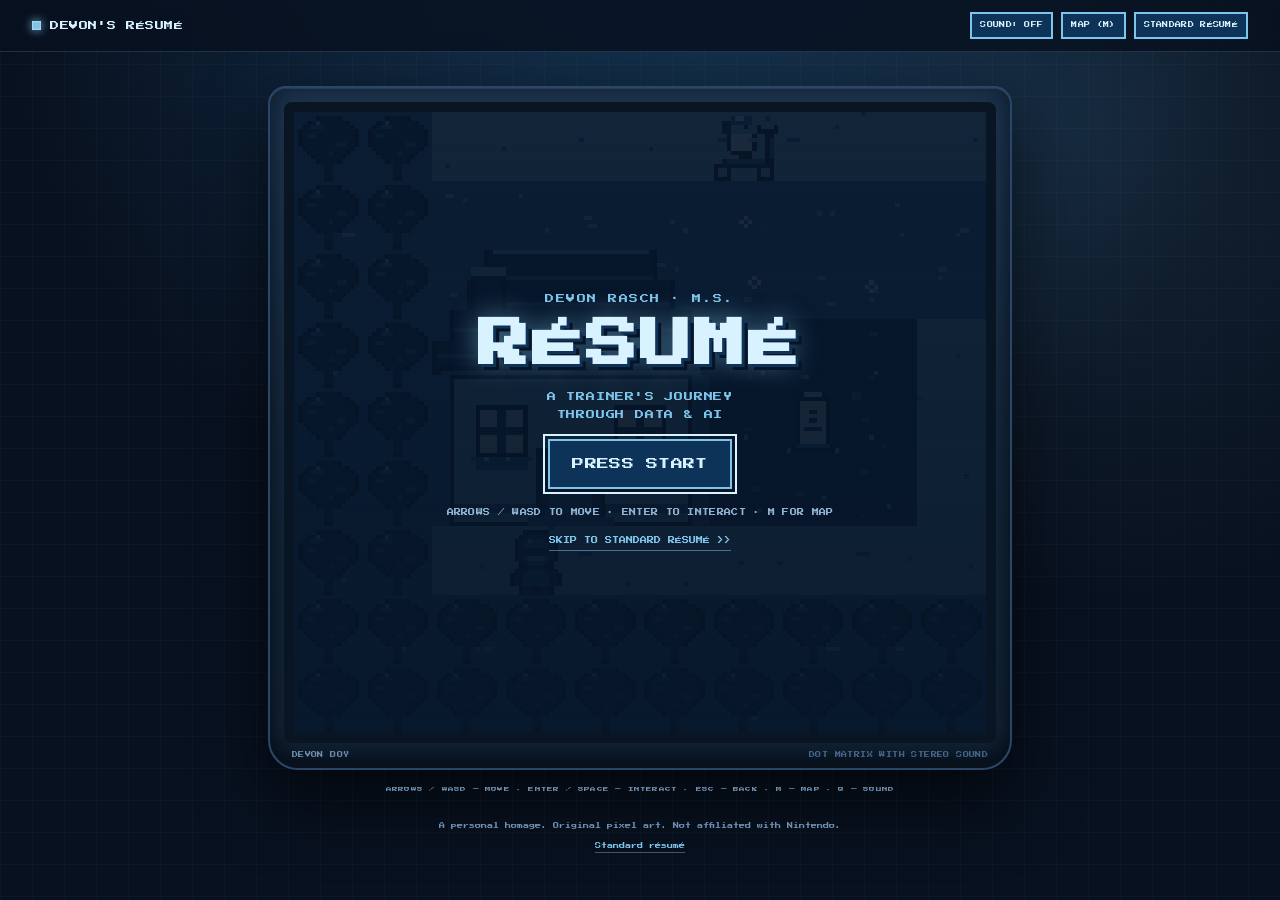
<file: index.html>
<!DOCTYPE html>
<html lang="en">
<head>
  <meta charset="utf-8">
  <meta name="viewport" content="width=device-width, initial-scale=1">
  <meta name="description" content="DeVon Rasch — a Pokémon-style résumé arcade. A trainer's journey through data, AI, and a decade of engineering.">
  <meta name="theme-color" content="#08111f">
  <meta name="color-scheme" content="dark">
  <meta property="og:title" content="DeVon Rasch — Résumé Arcade">
  <meta property="og:description" content="A Pokémon-style résumé: walk through a small pixel town, enter each building, and read the story.">
  <meta property="og:type" content="website">
  <title>DeVon Rasch — Résumé Arcade</title>

  <link rel="icon" href="data:image/svg+xml,<svg xmlns='http://www.w3.org/2000/svg' viewBox='0 0 16 16'><rect width='16' height='16' fill='%23061426'/><circle cx='8' cy='8' r='6' fill='%232b6fa8'/><path d='M2 8h12' stroke='%23061426' stroke-width='2'/><circle cx='8' cy='8' r='2' fill='%23d9f2ff' stroke='%23061426'/></svg>">
  <link rel="preconnect" href="https://fonts.googleapis.com">
  <link rel="preconnect" href="https://fonts.gstatic.com" crossorigin>
  <link href="https://fonts.googleapis.com/css2?family=Press+Start+2P&family=VT323&display=swap" rel="stylesheet">
  <link rel="stylesheet" href="css/style.css">
</head>
<body>

  <!-- ───────────────────────── top bar ───────────────────────── -->
  <header class="topbar">
    <div class="brand"><span class="brand-dot" aria-hidden="true"></span> DEVON'S RÉSUMÉ</div>
    <div class="top-actions">
      <button id="soundBtn" class="pixel-btn tiny" aria-pressed="false">SOUND: OFF</button>
      <button id="mapBtn" class="pixel-btn tiny" aria-pressed="false">MAP (M)</button>
      <a href="#resume" class="pixel-btn tiny" id="resumeBtn">STANDARD RÉSUMÉ</a>
    </div>
  </header>

  <!-- ───────────────────────── game console ───────────────────────── -->
  <main class="console-wrap">
    <div class="console">
      <div id="screen" class="screen">
        <canvas id="game" width="160" height="144" role="img"
          aria-label="Top-down pixel-art map of Pallet Town. Walk with the arrow keys and press Enter to enter a building."></canvas>
        <div class="scanlines" aria-hidden="true"></div>

        <!-- location + interaction prompt -->
        <div id="locationTag" class="location-tag">PALLET TOWN</div>
        <div id="promptTag" class="prompt-tag" hidden>ENTER</div>

        <!-- title screen -->
        <div id="titleScreen" class="title-screen">
          <div class="title-inner">
            <p class="title-kicker">DEVON RASCH · M.S.</p>
            <h1 class="title-logo">RÉSUMÉ</h1>
            <p class="title-sub">A TRAINER'S JOURNEY<br>THROUGH DATA &amp; AI</p>
            <button id="startBtn" class="pixel-btn big">PRESS START</button>
            <p class="title-hint">ARROWS / WASD TO MOVE · ENTER TO INTERACT · M FOR MAP</p>
            <a href="#resume" class="title-link" id="titleResumeLink">SKIP TO STANDARD RÉSUMÉ &gt;&gt;</a>
          </div>
        </div>

        <!-- dialogue -->
        <div id="dialogue" class="dialogue" hidden aria-live="polite">
          <div id="dialogueName" class="dialogue-name">PROFESSOR</div>
          <p id="dialogueText" class="dialogue-text"></p>
          <span class="dialogue-next" aria-hidden="true"></span>
        </div>

        <!-- section panel -->
        <div id="panel" class="panel" hidden role="dialog" aria-modal="true" aria-labelledby="panelTitle">
          <div class="panel-head">
            <div>
              <div id="panelKicker" class="panel-kicker">BUILDING 01</div>
              <h2 id="panelTitle" class="panel-title">TRAINER CARD</h2>
            </div>
            <button id="panelClose" class="pixel-btn small" aria-label="Close panel">X</button>
          </div>
          <div id="panelBody" class="panel-body"></div>
          <div class="panel-foot">
            <span>B / ESC - BACK</span>
            <button id="panelResumeBtn" class="link-btn">STANDARD RÉSUMÉ &gt;&gt;</button>
          </div>
        </div>

        <!-- town map -->
        <div id="townMap" class="town-map" hidden role="dialog" aria-modal="true" aria-labelledby="mapTitle">
          <div class="map-head">
            <div>
              <div class="map-kicker">PALLET TOWN</div>
              <h2 id="mapTitle" class="map-title">TOWN MAP</h2>
            </div>
            <button id="mapClose" class="pixel-btn small" aria-label="Close map">X</button>
          </div>
          <div class="map-body">
            <canvas id="mapCanvas" width="192" height="168" aria-label="Map of Pallet Town with numbered buildings"></canvas>
            <div id="mapLegend" class="map-legend"></div>
          </div>
          <div class="map-foot">
            <span>M / ESC - CLOSE</span>
            <span>NUMBERED BUILDINGS</span>
          </div>
        </div>

        <!-- fade transition -->
        <div id="fade" class="fade" aria-hidden="true"></div>
      </div>

      <div class="bezel-label">DEVON BOY <span>DOT MATRIX WITH STEREO SOUND</span></div>
    </div>

    <!-- touch controls -->
    <div id="touch" class="touch" aria-label="Touch controls">
      <div class="dpad">
        <button class="tbtn up" data-dir="up" aria-label="Up">▲</button>
        <button class="tbtn left" data-dir="left" aria-label="Left">◀</button>
        <button class="tbtn right" data-dir="right" aria-label="Right">▶</button>
        <button class="tbtn down" data-dir="down" aria-label="Down">▼</button>
      </div>
      <div class="ab">
        <button class="tbtn round" data-action="b" aria-label="B / back">B</button>
        <button class="tbtn round" data-action="a" aria-label="A / interact">A</button>
      </div>
    </div>

    <p class="key-hint">ARROWS / WASD — MOVE · ENTER / SPACE — INTERACT · ESC — BACK · M — MAP · Q — SOUND</p>
  </main>

  <footer class="site-foot">
    <span>A personal homage. Original pixel art. Not affiliated with Nintendo.</span>
    <a href="#resume">Standard résumé</a>
  </footer>

  <!-- ───────────────────────── standard résumé ───────────────────────── -->
  <section id="standardResume" class="standard-resume" hidden aria-label="Standard résumé">
    <div class="resume-topbar">
      <a href="#" id="backToArcade" class="pixel-btn tiny">&lt;- BACK TO THE ARCADE</a>
      <button id="printBtn" class="pixel-btn tiny">PRINT / SAVE PDF</button>
    </div>
    <div id="resumeContent" class="resume-content"></div>
  </section>

  <!-- ───────────────────────── no-JS fallback ───────────────────────── -->
  <noscript>
    <div class="noscript-card">
      <h1>DeVon Rasch, M.S.</h1>
      <p><strong>Data &amp; AI Engineer</strong> — Machine Learning Systems · Data Platforms · LLM Applications</p>
      <p>Hutto, TX · <a href="mailto:devonrasch@gmail.com">devonrasch@gmail.com</a> ·
        <a href="https://www.linkedin.com/in/devonrasch/">LinkedIn</a> ·
        <a href="https://github.com/zudevon">GitHub</a></p>
      <p>Data &amp; AI engineer with 10 years of experience across gaming, consumer tech, telecom, and pharma.
        Scaled production anomaly detection to 300+ pipelines at Apple, delivered $7M in storage savings at SciPlay,
        and now builds agentic-AI and LLM systems for consulting clients.</p>
      <p>This interactive résumé needs JavaScript. The standard résumé is available at
        <a href="classic/">the classic site</a> in the meantime.</p>
    </div>
  </noscript>

  <script src="js/data.js"></script>
  <script src="js/art.js"></script>
  <script src="js/engine.js"></script>
  <script src="js/ui.js"></script>
  <script src="js/main.js"></script>
</body>
</html>
</file>
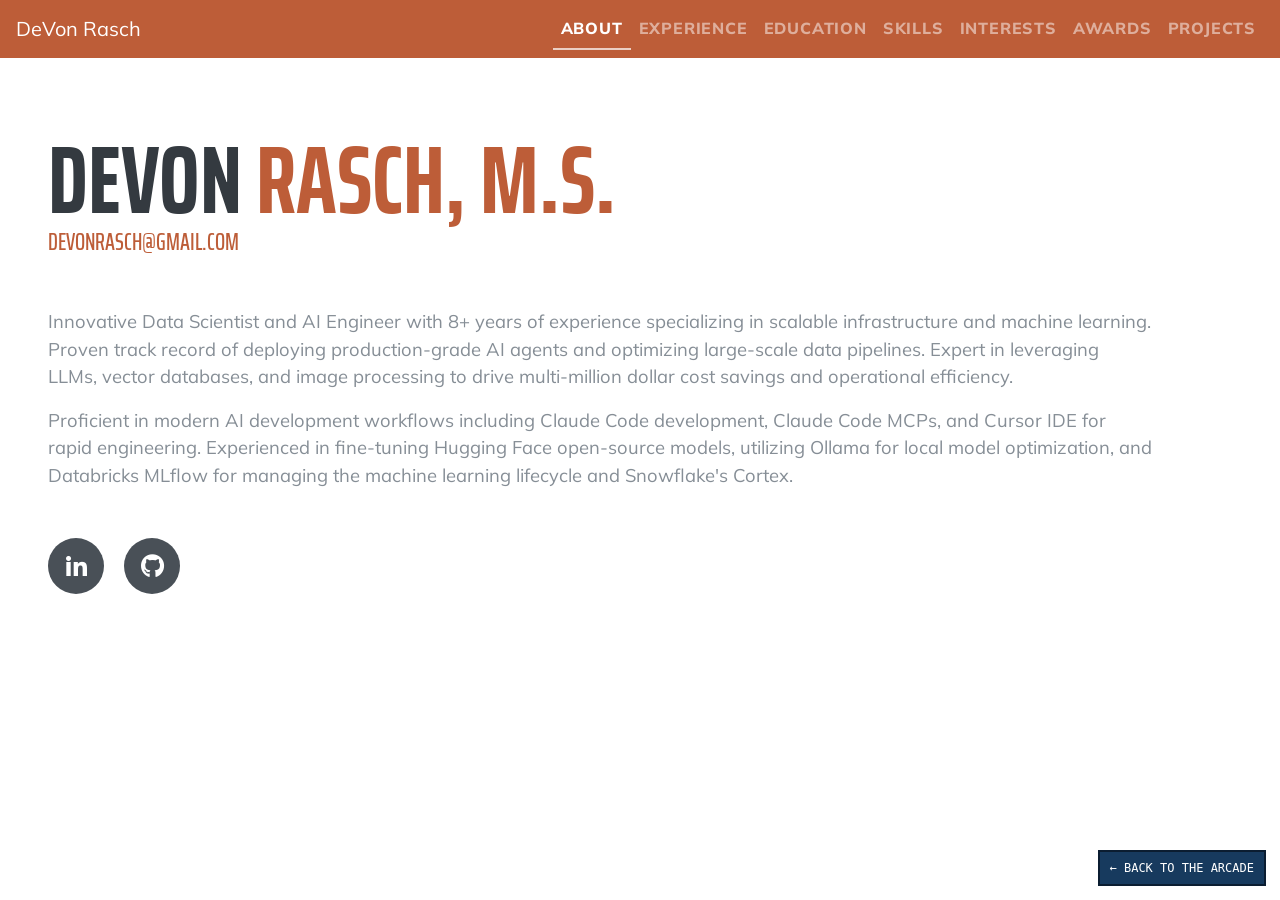
<file: classic/index.html>
<!DOCTYPE html>
<html lang="en">

  <head>

    <meta charset="utf-8">
    <meta name="viewport" content="width=device-width, initial-scale=1, shrink-to-fit=no">
    <meta name="description" content="">
    <meta name="author" content="">

    <title>Resume - DeVon Rasch</title>

    <!-- Bootstrap core CSS -->
    <link href="vendor/bootstrap/css/bootstrap.min.css" rel="stylesheet">

    <!-- Custom fonts for this template -->
    <link href="https://fonts.googleapis.com/css?family=Saira+Extra+Condensed:500,700" rel="stylesheet">
    <link href="https://fonts.googleapis.com/css?family=Muli:400,400i,800,800i" rel="stylesheet">
    <link href="vendor/fontawesome-free/css/all.min.css" rel="stylesheet">

    <!-- Custom styles for this template -->
    <link href="css/resume.css" rel="stylesheet">

  </head>

  <body>

    <a href="../" style="position:fixed;bottom:14px;right:14px;z-index:9999;background:#173a5e;color:#fff;font-family:monospace;font-size:12px;padding:7px 10px;border:2px solid #0b1d31;text-decoration:none;">← BACK TO THE ARCADE</a>

    <nav class="navbar navbar-expand-lg navbar-dark bg-primary fixed-top" id="topNav">
      <a class="navbar-brand" href="#about">DeVon Rasch</a>
      <button class="navbar-toggler" type="button" data-toggle="collapse" data-target="#navbarSupportedContent" aria-controls="navbarSupportedContent" aria-expanded="false" aria-label="Toggle navigation">
        <span class="navbar-toggler-icon"></span>
      </button>
      <div class="collapse navbar-collapse" id="navbarSupportedContent">
        <ul class="navbar-nav ml-auto">
          <li class="nav-item">
            <a class="nav-link js-page" href="#about">About</a>
          </li>
          <li class="nav-item">
            <a class="nav-link js-page" href="#experience">Experience</a>
          </li>
          <li class="nav-item">
            <a class="nav-link js-page" href="#education">Education</a>
          </li>
          <li class="nav-item">
            <a class="nav-link js-page" href="#skills">Skills</a>
          </li>
          <li class="nav-item">
            <a class="nav-link js-page" href="#interests">Interests</a>
          </li>
          <li class="nav-item">
            <a class="nav-link js-page" href="#awards">Awards</a>
          </li>
          <li class="nav-item">
            <a class="nav-link js-page" href="#projects">Projects</a>
          </li>
        </ul>
      </div>
    </nav>

    <div class="container-fluid p-0">

      <section class="resume-section p-3 p-lg-5" id="about">
        <div>
          <h1 class="mb-0">DeVon
            <span class="text-primary">Rasch, M.S.</span>
          </h1>
          <div class="subheading mb-5">
            <a href="mailto:devonrasch@gmail.com">devonrasch@gmail.com</a>
          </div>
          <p class="lead mb-3">Innovative Data Scientist and AI Engineer with 8+ years of experience specializing in scalable infrastructure and machine learning. Proven track record of deploying production-grade AI agents and optimizing large-scale data pipelines. Expert in leveraging LLMs, vector databases, and image processing to drive multi-million dollar cost savings and operational efficiency.</p>
          <p class="lead mb-5">Proficient in modern AI development workflows including Claude Code development, Claude Code MCPs, and Cursor IDE for rapid engineering. Experienced in fine-tuning Hugging Face open-source models, utilizing Ollama for local model optimization, and Databricks MLflow for managing the machine learning lifecycle and Snowflake's Cortex.</p>
          <div class="social-icons">
            <a target="_blank" href="https://www.linkedin.com/in/devonrasch/">
              <i class="fab fa-linkedin-in"></i>
            </a>
            <a target="_blank" href="https://www.github.com/zudevon">
              <i class="fab fa-github"></i>
            </a>
          </div>
        </div>
      </section>

      <section class="resume-section p-3 p-lg-5 d-none" id="experience">
        <div>
          <h2 class="mb-5">Experience</h2>

          <div class="resume-item d-flex flex-column flex-md-row mb-5">
            <div class="resume-content mr-auto">
              <h3 class="mb-0">Core AI/Data Engineer</h3>
              <div class="subheading mb-3">SciPlay</div>
              <ul>
                <li>Architected and deployed autonomous AI agents into production to automate complex decision-making workflows, enhancing operational responsiveness.</li>
                <li>Generated over $7,000,000 in storage cost savings through advanced data lifecycle management and compression algorithms.</li>
                <li>Managed the configuration and fine-tuning of Large Language Models (LLMs) to improve model accuracy for domain-specific tasks.</li>
                <li>Developed high-performance retrieval systems utilizing Vector Databases to enable semantic search capabilities across massive datasets.</li>
              </ul>
            </div>
            <div class="resume-date text-md-right">
              <span class="text-primary">January 2023 - Present</span>
            </div>
          </div>

          <div class="resume-item d-flex flex-column flex-md-row mb-5">
            <div class="resume-content mr-auto">
              <h3 class="mb-0">Machine Learning Engineer - AI Ops (Contract)</h3>
              <div class="subheading mb-3">Apple</div>
              <ul>
                <li>Scaled anomaly detection system from 10 to 200 pipelines while reducing SLA times from 20 to 1 minute.</li>
                <li>Developed a self-serving API enabling automated pipeline onboarding for customized anomaly detection.</li>
                <li>Built a data classification system for unsupervised machine learning models, preventing DDOS attacks on Apple TV and fraudulent Apple Pay transactions.</li>
                <li>Utilized AI-driven image processing techniques (OpenCV) to automate visual data verification, reducing manual oversight by 40%.</li>
              </ul>
            </div>
            <div class="resume-date text-md-right">
              <span class="text-primary">April 2022 - September 2024</span>
            </div>
          </div>

          <div class="resume-item d-flex flex-column flex-md-row mb-5">
            <div class="resume-content mr-auto">
              <h3 class="mb-0">Data Engineer</h3>
              <div class="subheading mb-3">Saatva</div>
              <ul>
                <li>Engineered ETL pipelines integrating multiple advertising platforms (Facebook, Twitter, Snapchat) into AWS Athena.</li>
                <li>Developed automated data ingestion solutions using Python and PySpark for marketing analytics.</li>
                <li>Implemented hourly data refresh cycles using AWS Glue scripts for real-time marketing insights.</li>
              </ul>
            </div>
            <div class="resume-date text-md-right">
              <span class="text-primary">June 2021 - July 2022</span>
            </div>
          </div>

          <div class="resume-item d-flex flex-column flex-md-row mb-5">
            <div class="resume-content mr-auto">
              <h3 class="mb-0">Full Stack Engineer (Contract)</h3>
              <div class="subheading mb-3">AT&amp;T</div>
              <ul>
                <li>Led development of Northstar, a full-stack application consolidating multiple legacy data sources into a single source of truth.</li>
                <li>Architected a data validation system to identify mismatched types and synchronization issues.</li>
                <li>Designed and implemented ETL processes based on user-defined forms and requirements.</li>
              </ul>
            </div>
            <div class="resume-date text-md-right">
              <span class="text-primary">January 2021 - April 2022</span>
            </div>
          </div>

          <div class="resume-item d-flex flex-column flex-md-row mb-5">
            <div class="resume-content mr-auto">
              <h3 class="mb-0">Data Scientist</h3>
              <div class="subheading mb-3">Degree Analytics</div>
              <ul>
                <li>Analyzed student success patterns using IoT sensor data and demographic information to identify key success factors.</li>
                <li>Managed AWS infrastructure, including S3, SFTP, and IAM controls for university data onboarding.</li>
                <li>Created data visualizations using AWS QuickSight to communicate insights to university stakeholders.</li>
              </ul>
            </div>
            <div class="resume-date text-md-right">
              <span class="text-primary">October 2019 - December 2020</span>
            </div>
          </div>

          <div class="resume-item d-flex flex-column flex-md-row mb-5">
            <div class="resume-content mr-auto">
              <h3 class="mb-0">Associate Technologist</h3>
              <div class="subheading mb-3">Merck</div>
              <ul>
                <li>Developed MVP projects, including an innovative LLM-powered (Rasa) chatbot for SharePoint integration.</li>
                <li>Led international RPA initiatives to automate business processes.</li>
                <li>Collaborated with cross-functional teams to deliver rapid prototypes for innovation projects.</li>
              </ul>
            </div>
            <div class="resume-date text-md-right">
              <span class="text-primary">January 2019 - October 2019</span>
            </div>
          </div>

          <div class="resume-item d-flex flex-column flex-md-row mb-5">
            <div class="resume-content mr-auto">
              <h3 class="mb-0">Robotic Process Automation Developer (Contract)</h3>
              <div class="subheading mb-3">Merck</div>
              <ul>
                <li>Automated SAP discount verification process for 1,000 vaccination purchases, resulting in $250,000+ savings within the first 6 weeks.</li>
                <li>Implemented OCR machine learning automation solutions for international teams.</li>
              </ul>
            </div>
            <div class="resume-date text-md-right">
              <span class="text-primary">October 2018 - January 2019</span>
            </div>
          </div>

          <div class="resume-item d-flex flex-column flex-md-row">
            <div class="resume-content mr-auto">
              <h3 class="mb-0">Data Scientist (Intern)</h3>
              <div class="subheading mb-3">Degree Analytics</div>
              <ul>
                <li>Created a facility usage heat map feature using PySpark and Seaborn for visualizing campus activity.</li>
                <li>Conducted machine learning research to address university-specific feature requests.</li>
              </ul>
            </div>
            <div class="resume-date text-md-right">
              <span class="text-primary">May 2018 - August 2018</span>
            </div>
          </div>

        </div>
      </section>

      <section class="resume-section p-3 p-lg-5 d-none" id="education">
        <div>
          <h2 class="mb-5">Education</h2>

          <div class="resume-item d-flex flex-column flex-md-row mb-5">
            <div class="resume-content mr-auto">
              <h3 class="mb-0">Eastern University</h3>
              <div class="subheading mb-3">Master of Science, Data Science</div>
            </div>
            <div class="resume-date text-md-right">
              <span class="text-primary">2025</span>
            </div>
          </div>

          <div class="resume-item d-flex flex-column flex-md-row mb-5">
            <div class="resume-content mr-auto">
              <h3 class="mb-0">Huston-Tillotson University</h3>
              <div class="subheading mb-3">Bachelor of Science, Mathematics</div>
              <div>Austin, Texas</div>
            </div>
            <div class="resume-date text-md-right">
              <span class="text-primary">2019</span>
            </div>
          </div>

          <div class="resume-item d-flex flex-column flex-md-row mb-5">
            <div class="resume-content mr-auto">
              <h3 class="mb-0">The University of Texas, Austin</h3>
              <div class="subheading mb-3">Data Engineering / Data Scientist Certificate</div>
            </div>
          </div>

          <div class="resume-item d-flex flex-column flex-md-row">
            <div class="resume-content mr-auto">
              <h3 class="mb-0">Austin Community College</h3>
              <div class="subheading mb-3">Associate of Science, Mathematics</div>
            </div>
          </div>

        </div>
      </section>

      <section class="resume-section p-3 p-lg-5 d-none" id="skills">
        <div>
          <h2 class="mb-5">Skills</h2>

          <!-- Cloud Development -->
          <div class="skill-category">
            <div class="subheading mb-3">Cloud Development</div>
            <div class="row">
              <div class="col-md-6">
                <ul class="fa-ul">
                  <li><i class="fa-li fa fa-check text-primary"></i>AWS EC2 &mdash; Virtual compute instances</li>
                  <li><i class="fa-li fa fa-check text-primary"></i>AWS EKS &mdash; Managed Kubernetes clusters</li>
                  <li><i class="fa-li fa fa-check text-primary"></i>AWS ECR &mdash; Container registry</li>
                  <li><i class="fa-li fa fa-check text-primary"></i>AWS ECS &mdash; Container orchestration</li>
                  <li><i class="fa-li fa fa-check text-primary"></i>AWS S3 &mdash; Object storage &amp; data lakes</li>
                  <li><i class="fa-li fa fa-check text-primary"></i>AWS Lambda &mdash; Serverless compute</li>
                  <li><i class="fa-li fa fa-check text-primary"></i>AWS Athena &mdash; Serverless SQL querying</li>
                  <li><i class="fa-li fa fa-check text-primary"></i>AWS Glue &mdash; ETL &amp; data cataloging</li>
                </ul>
              </div>
              <div class="col-md-6">
                <ul class="fa-ul">
                  <li><i class="fa-li fa fa-check text-primary"></i>AWS Kinesis &mdash; Real-time data streaming</li>
                  <li><i class="fa-li fa fa-check text-primary"></i>AWS Redshift &mdash; Data warehousing</li>
                  <li><i class="fa-li fa fa-check text-primary"></i>AWS SQS &mdash; Message queuing</li>
                  <li><i class="fa-li fa fa-check text-primary"></i>AWS IAM &mdash; Identity &amp; access management</li>
                  <li><i class="fa-li fa fa-check text-primary"></i>AWS QuickSight &mdash; BI &amp; dashboarding</li>
                  <li><i class="fa-li fa fa-check text-primary"></i>AWS CloudWatch &mdash; Monitoring &amp; logging</li>
                  <li><i class="fa-li fa fa-check text-primary"></i>Azure Container Registry</li>
                  <li><i class="fa-li fa fa-check text-primary"></i>Terraform &mdash; Infrastructure as code</li>
                </ul>
              </div>
            </div>
          </div>

          <hr class="skill-divider">

          <!-- Data Science -->
          <div class="skill-category">
            <div class="subheading mb-3">Data Science</div>
            <div class="row">
              <div class="col-md-6">
                <ul class="fa-ul">
                  <li><i class="fa-li fa fa-check text-primary"></i>Pandas &amp; NumPy &mdash; Data manipulation</li>
                  <li><i class="fa-li fa fa-check text-primary"></i>SciPy &mdash; Scientific computing</li>
                  <li><i class="fa-li fa fa-check text-primary"></i>Seaborn &amp; Matplotlib &mdash; Data visualization</li>
                  <li><i class="fa-li fa fa-check text-primary"></i>Polars &mdash; High-performance DataFrames</li>
                  <li><i class="fa-li fa fa-check text-primary"></i>Apache Spark &amp; PySpark &mdash; Large-scale processing</li>
                  <li><i class="fa-li fa fa-check text-primary"></i>Feature engineering &amp; data cleaning</li>
                </ul>
              </div>
              <div class="col-md-6">
                <ul class="fa-ul">
                  <li><i class="fa-li fa fa-check text-primary"></i>Statistical analysis &amp; hypothesis testing</li>
                  <li><i class="fa-li fa fa-check text-primary"></i>Time series analysis &amp; forecasting</li>
                  <li><i class="fa-li fa fa-check text-primary"></i>Anomaly detection systems</li>
                  <li><i class="fa-li fa fa-check text-primary"></i>Delta Live Tables &mdash; Streaming pipelines</li>
                  <li><i class="fa-li fa fa-check text-primary"></i>Data lake &amp; data warehouse architecture</li>
                  <li><i class="fa-li fa fa-check text-primary"></i>A/B testing &amp; experimentation</li>
                </ul>
              </div>
            </div>
          </div>

          <hr class="skill-divider">

          <!-- Artificial Intelligence -->
          <div class="skill-category">
            <div class="subheading mb-3">Artificial Intelligence</div>
            <div class="row">
              <div class="col-md-6">
                <ul class="fa-ul">
                  <li><i class="fa-li fa fa-check text-primary"></i>LLM configuration &amp; fine-tuning (GPT, Claude, Llama, Mistral)</li>
                  <li><i class="fa-li fa fa-check text-primary"></i>Hugging Face &mdash; Open-source model fine-tuning</li>
                  <li><i class="fa-li fa fa-check text-primary"></i>Ollama &mdash; Local model optimization</li>
                  <li><i class="fa-li fa fa-check text-primary"></i>OpenAI API &amp; Anthropic Claude API</li>
                  <li><i class="fa-li fa fa-check text-primary"></i>Vector databases (Pinecone, ChromaDB, FAISS)</li>
                  <li><i class="fa-li fa fa-check text-primary"></i>Text embeddings &amp; sentence chunking</li>
                </ul>
              </div>
              <div class="col-md-6">
                <ul class="fa-ul">
                  <li><i class="fa-li fa fa-check text-primary"></i>RAG &mdash; Retrieval-Augmented Generation</li>
                  <li><i class="fa-li fa fa-check text-primary"></i>AI agent orchestration (LangChain, AutoGPT)</li>
                  <li><i class="fa-li fa fa-check text-primary"></i>Multi-agent systems &amp; agentic workflows</li>
                  <li><i class="fa-li fa fa-check text-primary"></i>Human-in-the-loop AI processes</li>
                  <li><i class="fa-li fa fa-check text-primary"></i>Prompt engineering &amp; chain-of-thought</li>
                  <li><i class="fa-li fa fa-check text-primary"></i>Snowflake Cortex &mdash; AI on structured data</li>
                </ul>
              </div>
            </div>
          </div>

          <hr class="skill-divider">

          <!-- Machine Learning -->
          <div class="skill-category">
            <div class="subheading mb-3">Machine Learning</div>
            <div class="row">
              <div class="col-md-6">
                <ul class="fa-ul">
                  <li><i class="fa-li fa fa-check text-primary"></i>TensorFlow &amp; PyTorch &mdash; Deep learning frameworks</li>
                  <li><i class="fa-li fa fa-check text-primary"></i>Scikit-learn &mdash; Classical ML algorithms</li>
                  <li><i class="fa-li fa fa-check text-primary"></i>XGBoost &amp; LightGBM &mdash; Gradient boosting</li>
                  <li><i class="fa-li fa fa-check text-primary"></i>Ensemble methods &amp; model stacking</li>
                  <li><i class="fa-li fa fa-check text-primary"></i>CNNs, RNNs &amp; Transformer architectures</li>
                  <li><i class="fa-li fa fa-check text-primary"></i>Image processing &mdash; OpenCV &amp; YOLOv3</li>
                </ul>
              </div>
              <div class="col-md-6">
                <ul class="fa-ul">
                  <li><i class="fa-li fa fa-check text-primary"></i>Natural Language Processing (NLP)</li>
                  <li><i class="fa-li fa fa-check text-primary"></i>Reinforcement learning &amp; Q-learning</li>
                  <li><i class="fa-li fa fa-check text-primary"></i>Classification, regression &amp; clustering</li>
                  <li><i class="fa-li fa fa-check text-primary"></i>Unsupervised learning &amp; dimensionality reduction</li>
                  <li><i class="fa-li fa fa-check text-primary"></i>Model evaluation, validation &amp; hyperparameter tuning</li>
                  <li><i class="fa-li fa fa-check text-primary"></i>Computer vision &amp; object detection</li>
                </ul>
              </div>
            </div>
          </div>

          <hr class="skill-divider">

          <!-- Programming Languages -->
          <div class="skill-category">
            <div class="subheading mb-3">Programming Languages</div>
            <div class="row">
              <div class="col-md-6">
                <ul class="fa-ul">
                  <li><i class="fa-li fa fa-check text-primary"></i>Python (Advanced)</li>
                  <li><i class="fa-li fa fa-check text-primary"></i>SQL (Advanced)</li>
                  <li><i class="fa-li fa fa-check text-primary"></i>PySpark</li>
                </ul>
              </div>
              <div class="col-md-6">
                <ul class="fa-ul">
                  <li><i class="fa-li fa fa-check text-primary"></i>JavaScript &amp; TypeScript</li>
                  <li><i class="fa-li fa fa-check text-primary"></i>HTML &amp; CSS</li>
                  <li><i class="fa-li fa fa-check text-primary"></i>R</li>
                </ul>
              </div>
            </div>
          </div>

          <hr class="skill-divider">

          <!-- Software & Tools -->
          <div class="skill-category">
            <div class="subheading mb-3">Software &amp; Tools</div>
            <div class="row">
              <div class="col-md-6">
                <ul class="fa-ul">
                  <li><i class="fa-li fa fa-check text-primary"></i>AWS SageMaker &mdash; ML model training &amp; deployment</li>
                  <li><i class="fa-li fa fa-check text-primary"></i>Databricks &mdash; Unified analytics platform</li>
                  <li><i class="fa-li fa fa-check text-primary"></i>MLflow &mdash; ML lifecycle management</li>
                  <li><i class="fa-li fa fa-check text-primary"></i>Snowflake &mdash; Cloud data warehousing</li>
                  <li><i class="fa-li fa fa-check text-primary"></i>Apache Airflow &mdash; Workflow orchestration</li>
                  <li><i class="fa-li fa fa-check text-primary"></i>Docker &mdash; Containerization</li>
                  <li><i class="fa-li fa fa-check text-primary"></i>Kubernetes &mdash; Container orchestration</li>
                </ul>
              </div>
              <div class="col-md-6">
                <ul class="fa-ul">
                  <li><i class="fa-li fa fa-check text-primary"></i>Tableau &mdash; Business intelligence &amp; visualization</li>
                  <li><i class="fa-li fa fa-check text-primary"></i>Jenkins &mdash; CI/CD automation</li>
                  <li><i class="fa-li fa fa-check text-primary"></i>REST APIs &amp; FastAPI</li>
                  <li><i class="fa-li fa fa-check text-primary"></i>PostgreSQL &amp; Supabase</li>
                  <li><i class="fa-li fa fa-check text-primary"></i>Jupyter Notebooks</li>
                  <li><i class="fa-li fa fa-check text-primary"></i>Git &amp; GitHub</li>
                  <li><i class="fa-li fa fa-check text-primary"></i>UiPath &mdash; Robotic process automation</li>
                </ul>
              </div>
            </div>
          </div>

          <hr class="skill-divider">

          <!-- Procedures -->
          <div class="skill-category">
            <div class="subheading mb-3">Procedures &amp; Methodologies</div>
            <div class="row">
              <div class="col-md-6">
                <ul class="fa-ul">
                  <li><i class="fa-li fa fa-check text-primary"></i>CI/CD pipeline development &amp; deployment</li>
                  <li><i class="fa-li fa fa-check text-primary"></i>RAG system design &amp; implementation</li>
                  <li><i class="fa-li fa fa-check text-primary"></i>LLM fine-tuning workflows</li>
                  <li><i class="fa-li fa fa-check text-primary"></i>AI agent development &amp; orchestration</li>
                  <li><i class="fa-li fa fa-check text-primary"></i>Human-in-the-loop AI process design</li>
                </ul>
              </div>
              <div class="col-md-6">
                <ul class="fa-ul">
                  <li><i class="fa-li fa fa-check text-primary"></i>Robotic Process Automation (RPA) &amp; OCR</li>
                  <li><i class="fa-li fa fa-check text-primary"></i>ETL pipeline design &amp; data modeling</li>
                  <li><i class="fa-li fa fa-check text-primary"></i>Data lake architecture &amp; lifecycle management</li>
                  <li><i class="fa-li fa fa-check text-primary"></i>Agile &amp; Scrum methodologies</li>
                  <li><i class="fa-li fa fa-check text-primary"></i>SFTP &amp; third-party data integration</li>
                </ul>
              </div>
            </div>
          </div>

        </div>
      </section>

      <section class="resume-section p-3 p-lg-5 d-none" id="interests">
        <div>
          <h2 class="mb-5">Interests</h2>
          <p>Apart from being a data scientist and AI engineer, I enjoy most of my time being outdoors. In the summer, I am an avid skateboarder. You can find me in Durango, Colorado longboarding down mountains at high speeds avoiding the Texas heat. I love to explore when I am not with family and love brand new hip hop.</p>
          <p class="mb-0">When indoors, I follow a number of data science blogs and enjoy building things. I have created my own reinforcement learning trading robot and continue to push it further. I'm fascinated by how AI can learn to understand markets at all levels and hope to one day let it run fully autonomously.</p>
        </div>
      </section>

      <section class="resume-section p-3 p-lg-5 d-none" id="awards">
        <div>
          <h2 class="mb-5">Awards &amp; Certifications</h2>
          <ul class="fa-ul mb-0">
            <li>
              <i class="fa-li fa fa-trophy text-warning"></i>
              Databricks Certified Data Engineer Associate &mdash; Credential ID 70165650</li>
            <li>
              <i class="fa-li fa fa-trophy text-warning"></i>
              Level 3 International RPA Developer UiPath Certificate</li>
            <li>
              <i class="fa-li fa fa-trophy text-warning"></i>
              Andrew Ng's Stanford Machine Learning Course - Coursera Certification</li>
            <li>
              <i class="fa-li fa fa-trophy text-warning"></i>
              1<sup>st</sup>
              Place - Huston-Tillotson University - Emerging Tech Competition 2017</li>
            <li>
              <i class="fa-li fa fa-trophy text-warning"></i>
              2<sup>nd</sup>
              Place - Huston-Tillotson University - Diversity Hackathon 2017</li>
            <li>
              <i class="fa-li fa fa-trophy text-warning"></i>
              2<sup>nd</sup>
              Place - HBCU Battle of the Brains Hackathon - Home Depot Tech Competition 2018</li>
            <li>
              <i class="fa-li fa fa-trophy text-warning"></i>
              1<sup>st</sup>
              Place - Mentor - Diversity Hackathon 2018</li>
            <li>
              <i class="fa-li fa fa-trophy text-warning"></i>
              3<sup>rd</sup>
              Place - HomeAway - Hackathon 2018</li>
          </ul>
        </div>
      </section>

      <section class="resume-section p-3 p-lg-5 d-none" id="projects">
        <div>
          <h2 class="mb-5">Projects</h2>
          <div class="project-group mb-3">
            <button class="project-group-toggle" data-toggle="collapse" data-target="#group-ai-llm" aria-expanded="true">
              <i class="fas fa-chevron-down toggle-icon mr-2"></i>AI - LLM Fundamentals
            </button>
            <div class="collapse show" id="group-ai-llm">
              <div class="row pt-4">

                <div class="col-md-6 col-lg-4 mb-4">
                  <div class="project-card h-100">
                    <div class="project-card-body">
                      <h4 class="project-title">Pocket LLM</h4>
                      <p class="project-desc">A UI that lets you insert PDFs or text files into a vector database and use an LLM to draw context from the vector embeddings of those files.</p>
                    </div>
                    <div class="project-card-footer">
                      <a href="https://github.com/zudevon/pocket_llm" target="_blank" class="project-link">
                        <i class="fab fa-github"></i> View on GitHub
                      </a>
                    </div>
                  </div>
                </div>

                <div class="col-md-6 col-lg-4 mb-4">
                  <div class="project-card h-100">
                    <div class="project-card-body">
                      <h4 class="project-title">Multi-GPU Setup</h4>
                      <p class="project-desc">An environment to allow TensorFlow or PyTorch to leverage multiple GPU devices on a single machine and benchmark usage across GPUs when training a new network.</p>
                    </div>
                    <div class="project-card-footer">
                      <a href="https://github.com/zudevon/ai-portfolio/tree/main/multi-GPU-setup" target="_blank" class="project-link">
                        <i class="fab fa-github"></i> View on GitHub
                      </a>
                    </div>
                  </div>
                </div>

                <div class="col-md-6 col-lg-4 mb-4">
                  <div class="project-card h-100">
                    <div class="project-card-body">
                      <h4 class="project-title">LangChain Fundamentals</h4>
                      <p class="project-desc">An intro to LangChain fundamentals covering core concepts for building LLM-powered applications.</p>
                    </div>
                    <div class="project-card-footer">
                      <a href="https://github.com/zudevon/NLP-Techniques/tree/main/lang_chain" target="_blank" class="project-link">
                        <i class="fab fa-github"></i> View on GitHub
                      </a>
                    </div>
                  </div>
                </div>

                <div class="col-md-6 col-lg-4 mb-4">
                  <div class="project-card h-100">
                    <div class="project-card-body">
                      <h4 class="project-title">NLP Mastery</h4>
                      <p class="project-desc">A collection of NLP techniques and experiments covering the breadth of natural language processing methods.</p>
                    </div>
                    <div class="project-card-footer">
                      <a href="https://github.com/zudevon/NLP-Techniques/tree/main" target="_blank" class="project-link">
                        <i class="fab fa-github"></i> View on GitHub
                      </a>
                    </div>
                  </div>
                </div>

              </div>
            </div>
          </div>
        </div>
      </section>

    </div>

    <!-- Bootstrap core JavaScript -->
    <script src="vendor/jquery/jquery.min.js"></script>
    <script src="vendor/bootstrap/js/bootstrap.bundle.min.js"></script>

    <!-- Custom scripts for this template -->
    <script src="js/resume.js"></script>

  </body>

</html>
</file>
<file: css/style.css>
/* =========================================================
   DEVON'S RÉSUMÉ — a Pokémon-Blue-inspired résumé arcade
   Four-shade blue palette, original pixel art.
   ========================================================= */

:root {
  --gb-ink:   #061426;
  --gb-dark:  #0d3358;
  --gb-mid:   #2b6fa8;
  --gb-light: #7fc4ea;
  --gb-white: #d9f2ff;
  --gb-bg:    #9ad8f7;

  --page-bg:  #08111f;
  --page-panel: #0f1f33;
  --page-line: rgba(127, 196, 234, .18);
  --page-text: #cfe8ff;
  --page-dim:  #6f8fb0;

  --pixel: 'Press Start 2P', ui-monospace, monospace;
  --body-pixel: 'VT323', ui-monospace, monospace;
  --readable: ui-sans-serif, system-ui, -apple-system, 'Segoe UI', Roboto, sans-serif;
}

*, *::before, *::after { box-sizing: border-box; }

html { scroll-behavior: smooth; }

body {
  margin: 0;
  min-height: 100vh;
  color: var(--page-text);
  font-family: var(--readable);
  background-color: var(--page-bg);
  background-image:
    radial-gradient(circle at 50% -10%, rgba(43, 111, 168, .38), transparent 55%),
    radial-gradient(circle at 85% 15%, rgba(127, 196, 234, .10), transparent 35%),
    linear-gradient(rgba(127, 196, 234, .035) 1px, transparent 1px),
    linear-gradient(90deg, rgba(127, 196, 234, .035) 1px, transparent 1px);
  background-size: auto, auto, 32px 32px, 32px 32px;
  -webkit-font-smoothing: antialiased;
}

a { color: var(--gb-light); }
a:hover { color: #fff; }

[hidden] { display: none !important; }

/* ───────────────────────── top bar ───────────────────────── */

.topbar {
  position: sticky;
  top: 0;
  z-index: 100;
  display: flex;
  align-items: center;
  justify-content: space-between;
  gap: 12px;
  padding: 12px clamp(12px, 4vw, 32px);
  background: rgba(8, 17, 31, .82);
  border-bottom: 1px solid var(--page-line);
  backdrop-filter: blur(10px);
  -webkit-backdrop-filter: blur(10px);
}

.brand {
  display: flex;
  align-items: center;
  gap: 9px;
  font-family: var(--pixel);
  font-size: 9px;
  line-height: 1.5;
  color: var(--gb-white);
  letter-spacing: .5px;
}

.brand-dot {
  width: 9px;
  height: 9px;
  background: var(--gb-light);
  box-shadow: 0 0 10px var(--gb-light), 0 0 2px #fff inset;
}

.top-actions {
  display: flex;
  align-items: center;
  gap: 8px;
  flex-wrap: wrap;
  justify-content: flex-end;
}

/* ───────────────────────── pixel buttons ───────────────────────── */

.pixel-btn {
  display: inline-block;
  font-family: var(--pixel);
  font-size: 8px;
  line-height: 1.5;
  letter-spacing: .3px;
  text-decoration: none;
  text-transform: uppercase;
  color: var(--gb-white);
  background: var(--gb-dark);
  border: 2px solid var(--gb-light);
  box-shadow: 3px 3px 0 var(--gb-ink);
  padding: 9px 11px;
  cursor: pointer;
  user-select: none;
  -webkit-tap-highlight-color: transparent;
  transition: background .12s linear, transform .06s linear;
}

.pixel-btn:hover { background: #12456f; color: #fff; }
.pixel-btn:active { transform: translate(2px, 2px); box-shadow: 1px 1px 0 var(--gb-ink); }
.pixel-btn:focus-visible { outline: 2px solid var(--gb-white); outline-offset: 3px; }

.pixel-btn.tiny { font-size: 6px; padding: 7px 8px; box-shadow: 2px 2px 0 var(--gb-ink); }
.pixel-btn.small { font-size: 8px; padding: 7px 9px; box-shadow: 2px 2px 0 var(--gb-ink); }

.pixel-btn.big {
  font-size: clamp(8px, 1.4vw, 12px);
  padding: 14px 22px;
  animation: soft-pulse 2.2s ease-in-out infinite;
}

.link-btn {
  font-family: var(--pixel);
  font-size: 6px;
  line-height: 1.6;
  text-transform: uppercase;
  color: var(--gb-dark);
  background: none;
  border: 0;
  padding: 2px;
  cursor: pointer;
  text-decoration: underline;
  text-underline-offset: 3px;
}

.link-btn:hover { color: var(--gb-ink); }

/* ───────────────────────── console shell ───────────────────────── */

.console-wrap {
  display: flex;
  flex-direction: column;
  align-items: center;
  padding: 0 12px;
}

.console {
  width: min(94vw, 760px);
  margin-top: clamp(16px, 4vw, 34px);
  padding: 14px 14px 10px;
  background: linear-gradient(180deg, #172a43 0%, #0e1c2e 55%, #0b1726 100%);
  border: 2px solid #2a4668;
  border-radius: 18px 18px 30px 30px;
  box-shadow:
    0 30px 70px rgba(0, 0, 0, .58),
    inset 0 1px 0 rgba(255, 255, 255, .09),
    inset 0 -8px 20px rgba(0, 0, 0, .35);
}

.screen {
  position: relative;
  width: 100%;
  aspect-ratio: 10 / 9;
  overflow: hidden;
  background: var(--gb-bg);
  border: 10px solid #0a1524;
  border-radius: 8px;
  box-shadow:
    inset 0 0 34px rgba(6, 20, 38, .55),
    0 0 24px rgba(127, 196, 234, .12);
}

#game {
  display: block;
  width: 100%;
  height: 100%;
  image-rendering: pixelated;
  image-rendering: crisp-edges;
  background: var(--gb-bg);
}

.scanlines {
  position: absolute;
  inset: 0;
  z-index: 20;
  pointer-events: none;
  background: repeating-linear-gradient(
    to bottom,
    rgba(6, 20, 38, .055) 0 1px,
    transparent 1px 3px
  );
  mix-blend-mode: multiply;
}

.bezel-label {
  display: flex;
  justify-content: space-between;
  gap: 10px;
  margin-top: 9px;
  padding: 0 8px;
  font-family: var(--pixel);
  font-size: 6px;
  letter-spacing: .4px;
  color: #6d8cab;
}

.bezel-label span { color: #45648a; }

/* ───────────────────────── HUD ───────────────────────── */

.location-tag {
  position: absolute;
  top: 6px;
  left: 6px;
  z-index: 25;
  padding: 5px 7px;
  font-family: var(--pixel);
  font-size: 6px;
  line-height: 1.5;
  letter-spacing: .4px;
  color: var(--gb-white);
  background: rgba(6, 20, 38, .82);
  border: 1px solid var(--gb-mid);
  text-shadow: 1px 1px 0 #000;
  pointer-events: none;
}

.prompt-tag {
  position: absolute;
  right: 6px;
  bottom: 6px;
  z-index: 25;
  padding: 5px 7px;
  font-family: var(--pixel);
  font-size: 6px;
  line-height: 1.5;
  letter-spacing: .4px;
  color: var(--gb-ink);
  background: var(--gb-white);
  border: 2px solid var(--gb-ink);
  box-shadow: 2px 2px 0 rgba(6, 20, 38, .55);
  pointer-events: none;
}

/* ───────────────────────── title screen ───────────────────────── */

.title-screen {
  position: absolute;
  inset: 0;
  z-index: 30;
  display: flex;
  align-items: center;
  justify-content: center;
  padding: 16px;
  text-align: center;
  color: var(--gb-white);
  background:
    linear-gradient(180deg, rgba(6, 20, 38, .90), rgba(6, 20, 38, .95)),
    repeating-linear-gradient(90deg, rgba(127, 196, 234, .06) 0 1px, transparent 1px 4px);
}

.title-inner {
  display: flex;
  flex-direction: column;
  align-items: center;
  gap: clamp(8px, 1.6vw, 15px);
  max-width: 90%;
}

.title-kicker {
  margin: 0;
  font-family: var(--pixel);
  font-size: clamp(6px, 1.05vw, 9px);
  letter-spacing: 1.5px;
  color: var(--gb-light);
}

.title-logo {
  margin: 0;
  font-family: var(--pixel);
  font-size: clamp(24px, 6.4vw, 52px);
  line-height: 1.05;
  letter-spacing: 2px;
  color: var(--gb-white);
  text-shadow:
    3px 3px 0 var(--gb-dark),
    6px 6px 0 var(--gb-ink),
    0 0 26px rgba(127, 196, 234, .55);
}

.title-sub {
  margin: 0;
  font-family: var(--pixel);
  font-size: clamp(6px, 1.15vw, 9px);
  line-height: 2;
  letter-spacing: .8px;
  color: var(--gb-light);
}

.title-hint {
  margin: 2px 0 0;
  font-family: var(--pixel);
  font-size: clamp(6px, .9vw, 7px);
  line-height: 1.9;
  letter-spacing: .3px;
  color: #91b3d2;
}

.title-link {
  font-family: var(--pixel);
  font-size: clamp(6px, .9vw, 7px);
  line-height: 1.9;
  color: var(--gb-light);
  text-decoration: none;
  border-bottom: 1px solid rgba(127, 196, 234, .5);
  padding-bottom: 2px;
}

/* ───────────────────────── dialogue ───────────────────────── */

.dialogue {
  position: absolute;
  left: 7px;
  right: 7px;
  bottom: 7px;
  z-index: 40;
  min-height: 28%;
  max-height: 50%;
  padding: 24px 13px 16px;
  color: var(--gb-ink);
  background: var(--gb-white);
  border: 3px solid var(--gb-ink);
  box-shadow:
    inset 0 0 0 2px var(--gb-light),
    inset 0 0 0 4px var(--gb-white),
    4px 4px 0 rgba(6, 20, 38, .5);
  overflow: hidden;
}

.dialogue-name {
  position: absolute;
  top: 5px;
  left: 8px;
  padding: 4px 6px;
  font-family: var(--pixel);
  font-size: 6px;
  line-height: 1.4;
  letter-spacing: .4px;
  color: var(--gb-white);
  background: var(--gb-ink);
  border: 2px solid var(--gb-light);
}

.dialogue-text {
  margin: 2px 0 0;
  font-family: var(--body-pixel);
  font-size: clamp(16px, 2.35vw, 23px);
  line-height: 1.15;
  white-space: pre-wrap;
  overflow-wrap: break-word;
}

.dialogue-next {
  position: absolute;
  right: 11px;
  bottom: 7px;
  width: 0;
  height: 0;
  border-left: 4px solid transparent;
  border-right: 4px solid transparent;
  border-top: 6px solid var(--gb-ink);
  animation: blink 1s steps(2) infinite;
}

/* ───────────────────────── section panel ───────────────────────── */

.panel {
  position: absolute;
  inset: 0;
  z-index: 50;
  display: flex;
  flex-direction: column;
  color: var(--gb-ink);
  background: var(--gb-white);
}

.panel-head {
  display: flex;
  align-items: flex-start;
  justify-content: space-between;
  gap: 10px;
  padding: 10px 12px;
  color: var(--gb-white);
  background: var(--gb-ink);
  border-bottom: 3px solid var(--gb-mid);
}

.panel-kicker {
  font-family: var(--pixel);
  font-size: 6px;
  line-height: 1.5;
  letter-spacing: .5px;
  color: var(--gb-light);
}

.panel-title {
  margin: 4px 0 0;
  font-family: var(--pixel);
  font-size: clamp(8px, 1.5vw, 12px);
  line-height: 1.45;
  letter-spacing: .4px;
  color: var(--gb-white);
}

.panel-head .pixel-btn {
  flex: 0 0 auto;
  color: var(--gb-ink);
  background: var(--gb-light);
  border-color: var(--gb-white);
  box-shadow: 2px 2px 0 #000;
}

.panel-head .pixel-btn:hover { background: #fff; color: var(--gb-ink); }

.panel-body {
  flex: 1;
  overflow-y: auto;
  overscroll-behavior: contain;
  padding: 12px 14px 18px;
  font-family: var(--body-pixel);
  font-size: clamp(16px, 2.25vw, 21px);
  line-height: 1.2;
  scrollbar-width: thin;
  scrollbar-color: var(--gb-mid) var(--gb-white);
}

.panel-body::-webkit-scrollbar { width: 10px; }
.panel-body::-webkit-scrollbar-track { background: var(--gb-white); border-left: 1px solid var(--gb-light); }
.panel-body::-webkit-scrollbar-thumb { background: var(--gb-mid); border: 2px solid var(--gb-white); }

.panel-foot {
  display: flex;
  align-items: center;
  justify-content: space-between;
  gap: 8px;
  padding: 7px 12px;
  font-family: var(--pixel);
  font-size: 6px;
  line-height: 1.6;
  color: var(--gb-dark);
  background: var(--gb-white);
  border-top: 3px solid var(--gb-mid);
}

/* ───────────────────────── panel content ───────────────────────── */

.trainer-card {
  display: flex;
  gap: 12px;
  align-items: flex-start;
  margin-bottom: 12px;
}

.trainer-avatar {
  flex: 0 0 auto;
  width: 68px;
  height: 68px;
  image-rendering: pixelated;
  background: var(--gb-bg);
  border: 3px solid var(--gb-ink);
  box-shadow: inset 0 0 0 2px var(--gb-light);
}

.trainer-id h3 {
  margin: 0;
  font-family: var(--pixel);
  font-size: clamp(8px, 1.5vw, 12px);
  line-height: 1.5;
}

.trainer-id .trainer-role {
  margin: 4px 0 2px;
  font-size: 1.02em;
  color: var(--gb-dark);
}

.trainer-id .trainer-loc {
  margin: 0;
  font-size: .92em;
  color: var(--gb-mid);
}

.contact-links {
  display: flex;
  flex-wrap: wrap;
  gap: 5px 10px;
  margin: 8px 0 0;
  padding: 0;
  list-style: none;
  font-family: var(--pixel);
  font-size: 6px;
  line-height: 1.8;
}

.contact-links a { color: var(--gb-dark); text-decoration: none; border-bottom: 1px solid var(--gb-mid); }
.contact-links a:hover { color: var(--gb-ink); border-color: var(--gb-ink); }

.panel-body p { margin: 0 0 9px; }

.summary {
  padding: 8px 10px;
  margin-bottom: 12px !important;
  background: rgba(127, 196, 234, .22);
  border-left: 4px solid var(--gb-mid);
}

.entry {
  margin: 0 0 14px;
  padding-left: 10px;
  border-left: 3px solid var(--gb-light);
}

.entry:last-child { margin-bottom: 0; }

.entry h3 {
  margin: 0;
  font-family: var(--pixel);
  font-size: 8px;
  line-height: 1.55;
  letter-spacing: .2px;
}

.entry .meta {
  margin: 2px 0 6px;
  font-size: .92em;
  line-height: 1.2;
  color: var(--gb-dark);
}

.entry .meta .dates { color: var(--gb-mid); }

.entry ul {
  margin: 0;
  padding-left: 15px;
}

.entry li { margin-bottom: 3px; }

.entry li::marker { color: var(--gb-mid); }

.pill-row {
  display: flex;
  flex-wrap: wrap;
  gap: 5px;
  margin: 4px 0 10px;
}

.pill {
  display: inline-block;
  padding: 2px 6px;
  font-family: var(--pixel);
  font-size: 5px;
  line-height: 1.7;
  color: var(--gb-white);
  background: var(--gb-mid);
  border: 1px solid var(--gb-dark);
}

.section-note {
  margin: 6px 0 12px;
  padding: 7px 9px;
  color: var(--gb-dark);
  background: rgba(127, 196, 234, .16);
  border: 2px dashed var(--gb-mid);
}

.panel-actions {
  display: flex;
  flex-wrap: wrap;
  gap: 8px;
  margin-top: 14px;
}

.panel-actions .pixel-btn {
  font-size: 6px;
  color: var(--gb-white);
  background: var(--gb-dark);
  border-color: var(--gb-mid);
  box-shadow: 2px 2px 0 var(--gb-ink);
}

.panel-actions .pixel-btn:hover { background: var(--gb-ink); }

/* ───────────────────────── town map ───────────────────────── */

.town-map {
  position: absolute;
  inset: 0;
  z-index: 55;
  display: flex;
  flex-direction: column;
  color: var(--gb-ink);
  background: var(--gb-white);
}

.map-head {
  display: flex;
  align-items: flex-start;
  justify-content: space-between;
  gap: 10px;
  padding: 10px 12px;
  color: var(--gb-white);
  background: var(--gb-ink);
  border-bottom: 3px solid var(--gb-mid);
}

.map-kicker {
  font-family: var(--pixel);
  font-size: 6px;
  line-height: 1.5;
  letter-spacing: .5px;
  color: var(--gb-light);
}

.map-title {
  margin: 4px 0 0;
  font-family: var(--pixel);
  font-size: clamp(8px, 1.5vw, 12px);
  line-height: 1.45;
  letter-spacing: .4px;
  color: var(--gb-white);
}

.map-head .pixel-btn {
  flex: 0 0 auto;
  color: var(--gb-ink);
  background: var(--gb-light);
  border-color: var(--gb-white);
  box-shadow: 2px 2px 0 #000;
}

.map-head .pixel-btn:hover { background: #fff; color: var(--gb-ink); }

.map-body {
  flex: 1;
  display: flex;
  gap: 12px;
  padding: 10px 12px;
  overflow-y: auto;
  overscroll-behavior: contain;
}

#mapCanvas {
  display: block;
  flex: 0 0 auto;
  align-self: flex-start;
  width: min(46%, 320px);
  height: auto;
  image-rendering: pixelated;
  background: var(--gb-mid);
  border: 3px solid var(--gb-ink);
  box-shadow: inset 0 0 0 2px var(--gb-light);
}

.map-legend {
  flex: 1;
  min-width: 0;
  font-family: var(--body-pixel);
  font-size: clamp(14px, 2vw, 19px);
  line-height: 1.15;
}

.map-legend ul {
  display: grid;
  gap: 5px;
  margin: 0;
  padding: 0;
  list-style: none;
}

.map-legend li {
  display: flex;
  align-items: flex-start;
  gap: 6px;
}

.map-num {
  flex: 0 0 auto;
  min-width: 18px;
  padding: 2px 3px;
  font-family: var(--pixel);
  font-size: 6px;
  line-height: 1.4;
  text-align: center;
  color: var(--gb-white);
  background: var(--gb-dark);
  border: 1px solid var(--gb-ink);
}

.map-key {
  flex: 0 0 auto;
  width: 10px;
  height: 10px;
  margin-top: 3px;
  border: 2px solid var(--gb-ink);
}

.map-key.player { background: var(--gb-white); }
.map-key.girls { background: var(--gb-light); }

.map-foot {
  display: flex;
  align-items: center;
  justify-content: space-between;
  gap: 8px;
  padding: 7px 12px;
  font-family: var(--pixel);
  font-size: 6px;
  line-height: 1.6;
  color: var(--gb-dark);
  background: var(--gb-white);
  border-top: 3px solid var(--gb-mid);
}

/* ───────────────────────── fade transition ───────────────────────── */

.fade {
  position: absolute;
  inset: 0;
  z-index: 60;
  pointer-events: none;
  background: var(--gb-ink);
  opacity: 0;
  transition: opacity .28s ease;
}

.fade.active { opacity: 1; }

/* ───────────────────────── touch controls ───────────────────────── */

.touch {
  display: none;
  align-items: center;
  justify-content: space-between;
  width: min(94vw, 760px);
  margin: 16px auto 0;
  padding: 0 4px;
}

.dpad {
  display: grid;
  grid-template-columns: repeat(3, 52px);
  grid-template-rows: repeat(3, 52px);
  grid-template-areas:
    ". up ."
    "left . right"
    ". down .";
  gap: 3px;
}

.dpad .up { grid-area: up; }
.dpad .down { grid-area: down; }
.dpad .left { grid-area: left; }
.dpad .right { grid-area: right; }

.tbtn {
  font-family: var(--pixel);
  font-size: 10px;
  color: var(--gb-white);
  background: #13253b;
  border: 2px solid #33547a;
  box-shadow: 0 3px 0 #061426;
  cursor: pointer;
  touch-action: none;
  user-select: none;
  -webkit-tap-highlight-color: transparent;
}

.tbtn:active, .tbtn.active {
  transform: translateY(2px);
  background: var(--gb-mid);
  box-shadow: 0 1px 0 #061426;
}

.ab {
  display: flex;
  gap: 14px;
  align-items: center;
}

.tbtn.round {
  width: 56px;
  height: 56px;
  border-radius: 50%;
  font-size: 11px;
  background: #1a3452;
}

/* ───────────────────────── footer / hints ───────────────────────── */

.key-hint {
  margin: 14px 0 0;
  text-align: center;
  font-family: var(--pixel);
  font-size: 5.5px;
  line-height: 2;
  letter-spacing: .2px;
  color: var(--page-dim);
}

.site-foot {
  display: flex;
  flex-direction: column;
  align-items: center;
  gap: 8px;
  margin: 26px 0 44px;
  padding: 0 16px;
  text-align: center;
  font-family: var(--pixel);
  font-size: 6px;
  line-height: 1.9;
  color: var(--page-dim);
}

.site-foot a { color: var(--gb-light); text-decoration: none; border-bottom: 1px solid rgba(127, 196, 234, .4); }

/* ───────────────────────── standard résumé ───────────────────────── */

body.resume-mode { background: #eef6fc; }
body.resume-mode .topbar,
body.resume-mode .console-wrap,
body.resume-mode .site-foot { display: none; }

.standard-resume {
  min-height: 100vh;
  padding: 0 20px 60px;
  color: #10233c;
  background: #f7fbff;
}

.resume-topbar {
  position: sticky;
  top: 0;
  z-index: 10;
  display: flex;
  align-items: center;
  justify-content: space-between;
  gap: 10px;
  max-width: 860px;
  margin: 0 auto;
  padding: 14px 0;
  background: linear-gradient(#f7fbff 72%, rgba(247, 251, 255, 0));
}

.resume-topbar .pixel-btn {
  color: #f7fbff;
  background: #123a60;
  border-color: #123a60;
  box-shadow: 2px 2px 0 #0b243d;
}

.resume-content {
  max-width: 860px;
  margin: 0 auto;
  padding: 10px 0 0;
  font-family: var(--readable);
  font-size: 15px;
  line-height: 1.55;
}

.resume-content h1 {
  margin: 0;
  font-size: clamp(30px, 5vw, 44px);
  line-height: 1.05;
  letter-spacing: -.5px;
  color: #0b243d;
}

.resume-content .r-title {
  margin: 8px 0 4px;
  font-size: 17px;
  font-weight: 600;
  color: #1d4d7a;
}

.resume-content .r-contact {
  margin: 0 0 22px;
  font-size: 14px;
  color: #46627e;
}

.resume-content .r-contact a { color: #1d5c91; text-decoration: none; }
.resume-content .r-contact a:hover { text-decoration: underline; }

.resume-content h2 {
  margin: 28px 0 10px;
  padding-bottom: 5px;
  font-size: 11px;
  font-weight: 800;
  letter-spacing: 1.8px;
  text-transform: uppercase;
  color: #1d5c91;
  border-bottom: 2px solid #c9dff0;
}

.resume-content h3 {
  margin: 0;
  font-size: 15.5px;
  font-weight: 700;
  color: #10233c;
}

.resume-content .r-meta {
  margin: 2px 0 6px;
  font-size: 13.5px;
  color: #53708c;
}

.resume-content .r-entry { margin: 0 0 18px; break-inside: avoid; }
.resume-content ul { margin: 4px 0 0; padding-left: 20px; }
.resume-content li { margin-bottom: 3px; }
.resume-content p { margin: 0 0 9px; }
.resume-content .r-summary { font-size: 15.5px; }

.r-skills { display: grid; gap: 5px; }
.r-skills .r-skill-row { display: grid; grid-template-columns: 150px 1fr; gap: 10px; }
.r-skills strong { color: #1d5c91; font-size: 13.5px; }

@media (max-width: 640px) {
  .r-skills .r-skill-row { grid-template-columns: 1fr; gap: 0; }
}

/* ───────────────────────── no-JS ───────────────────────── */

.noscript-card {
  max-width: 760px;
  margin: 30px auto;
  padding: 24px;
  color: #10233c;
  background: #f7fbff;
  border: 3px solid #123a60;
  font-family: var(--readable);
  line-height: 1.6;
}

/* ───────────────────────── animations ───────────────────────── */

@keyframes blink {
  0%, 49% { opacity: 1; }
  50%, 100% { opacity: 0; }
}

@keyframes soft-pulse {
  0%, 100% { transform: translateY(0); }
  50% { transform: translateY(-2px); }
}

/* ───────────────────────── responsive ───────────────────────── */

@media (pointer: coarse), (max-width: 860px) {
  .touch { display: flex; }
  .key-hint { display: none; }
}

/* Keep the console inside the viewport on shorter desktop screens. */
@media (min-width: 861px) and (min-height: 700px) {
  .console {
    width: min(94vw, 760px, calc((100vh - 230px) * 1.1111));
  }
}

@media (max-width: 700px) {
  .topbar { padding: 10px 12px; }
  .brand { font-size: 7px; }
  .pixel-btn.tiny { font-size: 5px; padding: 6px 7px; }
  .console { width: 96vw; padding: 8px 8px 7px; border-radius: 14px 14px 22px 22px; }
  .screen { border-width: 7px; }
  .dialogue { left: 5px; right: 5px; bottom: 5px; padding: 20px 10px 14px; }
  .dialogue-name { top: 4px; left: 7px; font-size: 5px; }
  .dialogue-text { font-size: 17px; }
  .panel-head { padding: 8px 9px; }
  .panel-body { padding: 9px 10px 14px; font-size: 17px; }
  .panel-foot { font-size: 5px; padding: 6px 9px; }
  .location-tag, .prompt-tag { font-size: 5px; }
  .trainer-avatar { width: 56px; height: 56px; }
  .bezel-label { font-size: 5px; }
  .bezel-label span { display: none; }
  .map-head { padding: 8px 9px; }
  .map-body { flex-direction: column; gap: 8px; padding: 8px 9px; }
  #mapCanvas { width: min(100%, 150px); align-self: center; }
  .map-legend { font-size: 14px; }
  .map-legend ul { grid-template-columns: 1fr 1fr; gap: 4px 8px; }
  .map-desc { display: none; }
  .map-num { min-width: 16px; font-size: 5px; padding: 1px 2px; }
  .map-key { width: 8px; height: 8px; margin-top: 3px; }
  .map-foot { font-size: 5px; padding: 6px 9px; }
}

@media (max-width: 420px) {
  .top-actions .pixel-btn { font-size: 4.5px; }
  .dpad { grid-template-columns: repeat(3, 46px); grid-template-rows: repeat(3, 46px); }
  .tbtn.round { width: 50px; height: 50px; }
  .ab { gap: 10px; }
}

/* ───────────────────────── motion preferences ───────────────────────── */

@media (prefers-reduced-motion: reduce) {
  *, *::before, *::after {
    animation-duration: .001ms !important;
    animation-iteration-count: 1 !important;
    transition-duration: .001ms !important;
    scroll-behavior: auto !important;
  }
}

/* ───────────────────────── print ───────────────────────── */

@media print {
  body { background: #fff; }
  body > *:not(#standardResume) { display: none !important; }
  #standardResume[hidden] { display: block !important; }
  .resume-topbar { display: none !important; }
  .standard-resume {
    min-height: 0;
    padding: 0;
    color: #000;
    background: #fff;
  }
  .resume-content { max-width: none; font-size: 11pt; }
  .resume-content h1 { color: #000; }
  .resume-content h2 { color: #000; border-color: #999; }
  .resume-content a { color: #000; text-decoration: none; }
  .resume-content .r-entry { break-inside: avoid; }
}
</file>
<file: classic/vendor/fontawesome-free/css/all.min.css>
/*!
 * Font Awesome Free 5.3.1 by @fontawesome - https://fontawesome.com
 * License - https://fontawesome.com/license/free (Icons: CC BY 4.0, Fonts: SIL OFL 1.1, Code: MIT License)
 */
.fa,.fab,.fal,.far,.fas{-moz-osx-font-smoothing:grayscale;-webkit-font-smoothing:antialiased;display:inline-block;font-style:normal;font-variant:normal;text-rendering:auto;line-height:1}.fa-lg{font-size:1.33333em;line-height:.75em;vertical-align:-.0667em}.fa-xs{font-size:.75em}.fa-sm{font-size:.875em}.fa-1x{font-size:1em}.fa-2x{font-size:2em}.fa-3x{font-size:3em}.fa-4x{font-size:4em}.fa-5x{font-size:5em}.fa-6x{font-size:6em}.fa-7x{font-size:7em}.fa-8x{font-size:8em}.fa-9x{font-size:9em}.fa-10x{font-size:10em}.fa-fw{text-align:center;width:1.25em}.fa-ul{list-style-type:none;margin-left:2.5em;padding-left:0}.fa-ul>li{position:relative}.fa-li{left:-2em;position:absolute;text-align:center;width:2em;line-height:inherit}.fa-border{border:.08em solid #eee;border-radius:.1em;padding:.2em .25em .15em}.fa-pull-left{float:left}.fa-pull-right{float:right}.fa.fa-pull-left,.fab.fa-pull-left,.fal.fa-pull-left,.far.fa-pull-left,.fas.fa-pull-left{margin-right:.3em}.fa.fa-pull-right,.fab.fa-pull-right,.fal.fa-pull-right,.far.fa-pull-right,.fas.fa-pull-right{margin-left:.3em}.fa-spin{animation:fa-spin 2s infinite linear}.fa-pulse{animation:fa-spin 1s infinite steps(8)}@keyframes fa-spin{0%{transform:rotate(0deg)}to{transform:rotate(1turn)}}.fa-rotate-90{-ms-filter:"progid:DXImageTransform.Microsoft.BasicImage(rotation=1)";transform:rotate(90deg)}.fa-rotate-180{-ms-filter:"progid:DXImageTransform.Microsoft.BasicImage(rotation=2)";transform:rotate(180deg)}.fa-rotate-270{-ms-filter:"progid:DXImageTransform.Microsoft.BasicImage(rotation=3)";transform:rotate(270deg)}.fa-flip-horizontal{-ms-filter:"progid:DXImageTransform.Microsoft.BasicImage(rotation=0, mirror=1)";transform:scaleX(-1)}.fa-flip-vertical{transform:scaleY(-1)}.fa-flip-horizontal.fa-flip-vertical,.fa-flip-vertical{-ms-filter:"progid:DXImageTransform.Microsoft.BasicImage(rotation=2, mirror=1)"}.fa-flip-horizontal.fa-flip-vertical{transform:scale(-1)}:root .fa-flip-horizontal,:root .fa-flip-vertical,:root .fa-rotate-90,:root .fa-rotate-180,:root .fa-rotate-270{-webkit-filter:none;filter:none}.fa-stack{display:inline-block;height:2em;line-height:2em;position:relative;vertical-align:middle;width:2em}.fa-stack-1x,.fa-stack-2x{left:0;position:absolute;text-align:center;width:100%}.fa-stack-1x{line-height:inherit}.fa-stack-2x{font-size:2em}.fa-inverse{color:#fff}.fa-500px:before{content:"\f26e"}.fa-accessible-icon:before{content:"\f368"}.fa-accusoft:before{content:"\f369"}.fa-ad:before{content:"\f641"}.fa-address-book:before{content:"\f2b9"}.fa-address-card:before{content:"\f2bb"}.fa-adjust:before{content:"\f042"}.fa-adn:before{content:"\f170"}.fa-adversal:before{content:"\f36a"}.fa-affiliatetheme:before{content:"\f36b"}.fa-air-freshener:before{content:"\f5d0"}.fa-algolia:before{content:"\f36c"}.fa-align-center:before{content:"\f037"}.fa-align-justify:before{content:"\f039"}.fa-align-left:before{content:"\f036"}.fa-align-right:before{content:"\f038"}.fa-alipay:before{content:"\f642"}.fa-allergies:before{content:"\f461"}.fa-amazon:before{content:"\f270"}.fa-amazon-pay:before{content:"\f42c"}.fa-ambulance:before{content:"\f0f9"}.fa-american-sign-language-interpreting:before{content:"\f2a3"}.fa-amilia:before{content:"\f36d"}.fa-anchor:before{content:"\f13d"}.fa-android:before{content:"\f17b"}.fa-angellist:before{content:"\f209"}.fa-angle-double-down:before{content:"\f103"}.fa-angle-double-left:before{content:"\f100"}.fa-angle-double-right:before{content:"\f101"}.fa-angle-double-up:before{content:"\f102"}.fa-angle-down:before{content:"\f107"}.fa-angle-left:before{content:"\f104"}.fa-angle-right:before{content:"\f105"}.fa-angle-up:before{content:"\f106"}.fa-angry:before{content:"\f556"}.fa-angrycreative:before{content:"\f36e"}.fa-angular:before{content:"\f420"}.fa-ankh:before{content:"\f644"}.fa-app-store:before{content:"\f36f"}.fa-app-store-ios:before{content:"\f370"}.fa-apper:before{content:"\f371"}.fa-apple:before{content:"\f179"}.fa-apple-alt:before{content:"\f5d1"}.fa-apple-pay:before{content:"\f415"}.fa-archive:before{content:"\f187"}.fa-archway:before{content:"\f557"}.fa-arrow-alt-circle-down:before{content:"\f358"}.fa-arrow-alt-circle-left:before{content:"\f359"}.fa-arrow-alt-circle-right:before{content:"\f35a"}.fa-arrow-alt-circle-up:before{content:"\f35b"}.fa-arrow-circle-down:before{content:"\f0ab"}.fa-arrow-circle-left:before{content:"\f0a8"}.fa-arrow-circle-right:before{content:"\f0a9"}.fa-arrow-circle-up:before{content:"\f0aa"}.fa-arrow-down:before{content:"\f063"}.fa-arrow-left:before{content:"\f060"}.fa-arrow-right:before{content:"\f061"}.fa-arrow-up:before{content:"\f062"}.fa-arrows-alt:before{content:"\f0b2"}.fa-arrows-alt-h:before{content:"\f337"}.fa-arrows-alt-v:before{content:"\f338"}.fa-assistive-listening-systems:before{content:"\f2a2"}.fa-asterisk:before{content:"\f069"}.fa-asymmetrik:before{content:"\f372"}.fa-at:before{content:"\f1fa"}.fa-atlas:before{content:"\f558"}.fa-atom:before{content:"\f5d2"}.fa-audible:before{content:"\f373"}.fa-audio-description:before{content:"\f29e"}.fa-autoprefixer:before{content:"\f41c"}.fa-avianex:before{content:"\f374"}.fa-aviato:before{content:"\f421"}.fa-award:before{content:"\f559"}.fa-aws:before{content:"\f375"}.fa-backspace:before{content:"\f55a"}.fa-backward:before{content:"\f04a"}.fa-balance-scale:before{content:"\f24e"}.fa-ban:before{content:"\f05e"}.fa-band-aid:before{content:"\f462"}.fa-bandcamp:before{content:"\f2d5"}.fa-barcode:before{content:"\f02a"}.fa-bars:before{content:"\f0c9"}.fa-baseball-ball:before{content:"\f433"}.fa-basketball-ball:before{content:"\f434"}.fa-bath:before{content:"\f2cd"}.fa-battery-empty:before{content:"\f244"}.fa-battery-full:before{content:"\f240"}.fa-battery-half:before{content:"\f242"}.fa-battery-quarter:before{content:"\f243"}.fa-battery-three-quarters:before{content:"\f241"}.fa-bed:before{content:"\f236"}.fa-beer:before{content:"\f0fc"}.fa-behance:before{content:"\f1b4"}.fa-behance-square:before{content:"\f1b5"}.fa-bell:before{content:"\f0f3"}.fa-bell-slash:before{content:"\f1f6"}.fa-bezier-curve:before{content:"\f55b"}.fa-bible:before{content:"\f647"}.fa-bicycle:before{content:"\f206"}.fa-bimobject:before{content:"\f378"}.fa-binoculars:before{content:"\f1e5"}.fa-birthday-cake:before{content:"\f1fd"}.fa-bitbucket:before{content:"\f171"}.fa-bitcoin:before{content:"\f379"}.fa-bity:before{content:"\f37a"}.fa-black-tie:before{content:"\f27e"}.fa-blackberry:before{content:"\f37b"}.fa-blender:before{content:"\f517"}.fa-blind:before{content:"\f29d"}.fa-blogger:before{content:"\f37c"}.fa-blogger-b:before{content:"\f37d"}.fa-bluetooth:before{content:"\f293"}.fa-bluetooth-b:before{content:"\f294"}.fa-bold:before{content:"\f032"}.fa-bolt:before{content:"\f0e7"}.fa-bomb:before{content:"\f1e2"}.fa-bone:before{content:"\f5d7"}.fa-bong:before{content:"\f55c"}.fa-book:before{content:"\f02d"}.fa-book-open:before{content:"\f518"}.fa-book-reader:before{content:"\f5da"}.fa-bookmark:before{content:"\f02e"}.fa-bowling-ball:before{content:"\f436"}.fa-box:before{content:"\f466"}.fa-box-open:before{content:"\f49e"}.fa-boxes:before{content:"\f468"}.fa-braille:before{content:"\f2a1"}.fa-brain:before{content:"\f5dc"}.fa-briefcase:before{content:"\f0b1"}.fa-briefcase-medical:before{content:"\f469"}.fa-broadcast-tower:before{content:"\f519"}.fa-broom:before{content:"\f51a"}.fa-brush:before{content:"\f55d"}.fa-btc:before{content:"\f15a"}.fa-bug:before{content:"\f188"}.fa-building:before{content:"\f1ad"}.fa-bullhorn:before{content:"\f0a1"}.fa-bullseye:before{content:"\f140"}.fa-burn:before{content:"\f46a"}.fa-buromobelexperte:before{content:"\f37f"}.fa-bus:before{content:"\f207"}.fa-bus-alt:before{content:"\f55e"}.fa-business-time:before{content:"\f64a"}.fa-buysellads:before{content:"\f20d"}.fa-calculator:before{content:"\f1ec"}.fa-calendar:before{content:"\f133"}.fa-calendar-alt:before{content:"\f073"}.fa-calendar-check:before{content:"\f274"}.fa-calendar-minus:before{content:"\f272"}.fa-calendar-plus:before{content:"\f271"}.fa-calendar-times:before{content:"\f273"}.fa-camera:before{content:"\f030"}.fa-camera-retro:before{content:"\f083"}.fa-cannabis:before{content:"\f55f"}.fa-capsules:before{content:"\f46b"}.fa-car:before{content:"\f1b9"}.fa-car-alt:before{content:"\f5de"}.fa-car-battery:before{content:"\f5df"}.fa-car-crash:before{content:"\f5e1"}.fa-car-side:before{content:"\f5e4"}.fa-caret-down:before{content:"\f0d7"}.fa-caret-left:before{content:"\f0d9"}.fa-caret-right:before{content:"\f0da"}.fa-caret-square-down:before{content:"\f150"}.fa-caret-square-left:before{content:"\f191"}.fa-caret-square-right:before{content:"\f152"}.fa-caret-square-up:before{content:"\f151"}.fa-caret-up:before{content:"\f0d8"}.fa-cart-arrow-down:before{content:"\f218"}.fa-cart-plus:before{content:"\f217"}.fa-cc-amazon-pay:before{content:"\f42d"}.fa-cc-amex:before{content:"\f1f3"}.fa-cc-apple-pay:before{content:"\f416"}.fa-cc-diners-club:before{content:"\f24c"}.fa-cc-discover:before{content:"\f1f2"}.fa-cc-jcb:before{content:"\f24b"}.fa-cc-mastercard:before{content:"\f1f1"}.fa-cc-paypal:before{content:"\f1f4"}.fa-cc-stripe:before{content:"\f1f5"}.fa-cc-visa:before{content:"\f1f0"}.fa-centercode:before{content:"\f380"}.fa-certificate:before{content:"\f0a3"}.fa-chalkboard:before{content:"\f51b"}.fa-chalkboard-teacher:before{content:"\f51c"}.fa-charging-station:before{content:"\f5e7"}.fa-chart-area:before{content:"\f1fe"}.fa-chart-bar:before{content:"\f080"}.fa-chart-line:before{content:"\f201"}.fa-chart-pie:before{content:"\f200"}.fa-check:before{content:"\f00c"}.fa-check-circle:before{content:"\f058"}.fa-check-double:before{content:"\f560"}.fa-check-square:before{content:"\f14a"}.fa-chess:before{content:"\f439"}.fa-chess-bishop:before{content:"\f43a"}.fa-chess-board:before{content:"\f43c"}.fa-chess-king:before{content:"\f43f"}.fa-chess-knight:before{content:"\f441"}.fa-chess-pawn:before{content:"\f443"}.fa-chess-queen:before{content:"\f445"}.fa-chess-rook:before{content:"\f447"}.fa-chevron-circle-down:before{content:"\f13a"}.fa-chevron-circle-left:before{content:"\f137"}.fa-chevron-circle-right:before{content:"\f138"}.fa-chevron-circle-up:before{content:"\f139"}.fa-chevron-down:before{content:"\f078"}.fa-chevron-left:before{content:"\f053"}.fa-chevron-right:before{content:"\f054"}.fa-chevron-up:before{content:"\f077"}.fa-child:before{content:"\f1ae"}.fa-chrome:before{content:"\f268"}.fa-church:before{content:"\f51d"}.fa-circle:before{content:"\f111"}.fa-circle-notch:before{content:"\f1ce"}.fa-city:before{content:"\f64f"}.fa-clipboard:before{content:"\f328"}.fa-clipboard-check:before{content:"\f46c"}.fa-clipboard-list:before{content:"\f46d"}.fa-clock:before{content:"\f017"}.fa-clone:before{content:"\f24d"}.fa-closed-captioning:before{content:"\f20a"}.fa-cloud:before{content:"\f0c2"}.fa-cloud-download-alt:before{content:"\f381"}.fa-cloud-upload-alt:before{content:"\f382"}.fa-cloudscale:before{content:"\f383"}.fa-cloudsmith:before{content:"\f384"}.fa-cloudversify:before{content:"\f385"}.fa-cocktail:before{content:"\f561"}.fa-code:before{content:"\f121"}.fa-code-branch:before{content:"\f126"}.fa-codepen:before{content:"\f1cb"}.fa-codiepie:before{content:"\f284"}.fa-coffee:before{content:"\f0f4"}.fa-cog:before{content:"\f013"}.fa-cogs:before{content:"\f085"}.fa-coins:before{content:"\f51e"}.fa-columns:before{content:"\f0db"}.fa-comment:before{content:"\f075"}.fa-comment-alt:before{content:"\f27a"}.fa-comment-dollar:before{content:"\f651"}.fa-comment-dots:before{content:"\f4ad"}.fa-comment-slash:before{content:"\f4b3"}.fa-comments:before{content:"\f086"}.fa-comments-dollar:before{content:"\f653"}.fa-compact-disc:before{content:"\f51f"}.fa-compass:before{content:"\f14e"}.fa-compress:before{content:"\f066"}.fa-concierge-bell:before{content:"\f562"}.fa-connectdevelop:before{content:"\f20e"}.fa-contao:before{content:"\f26d"}.fa-cookie:before{content:"\f563"}.fa-cookie-bite:before{content:"\f564"}.fa-copy:before{content:"\f0c5"}.fa-copyright:before{content:"\f1f9"}.fa-couch:before{content:"\f4b8"}.fa-cpanel:before{content:"\f388"}.fa-creative-commons:before{content:"\f25e"}.fa-creative-commons-by:before{content:"\f4e7"}.fa-creative-commons-nc:before{content:"\f4e8"}.fa-creative-commons-nc-eu:before{content:"\f4e9"}.fa-creative-commons-nc-jp:before{content:"\f4ea"}.fa-creative-commons-nd:before{content:"\f4eb"}.fa-creative-commons-pd:before{content:"\f4ec"}.fa-creative-commons-pd-alt:before{content:"\f4ed"}.fa-creative-commons-remix:before{content:"\f4ee"}.fa-creative-commons-sa:before{content:"\f4ef"}.fa-creative-commons-sampling:before{content:"\f4f0"}.fa-creative-commons-sampling-plus:before{content:"\f4f1"}.fa-creative-commons-share:before{content:"\f4f2"}.fa-credit-card:before{content:"\f09d"}.fa-crop:before{content:"\f125"}.fa-crop-alt:before{content:"\f565"}.fa-cross:before{content:"\f654"}.fa-crosshairs:before{content:"\f05b"}.fa-crow:before{content:"\f520"}.fa-crown:before{content:"\f521"}.fa-css3:before{content:"\f13c"}.fa-css3-alt:before{content:"\f38b"}.fa-cube:before{content:"\f1b2"}.fa-cubes:before{content:"\f1b3"}.fa-cut:before{content:"\f0c4"}.fa-cuttlefish:before{content:"\f38c"}.fa-d-and-d:before{content:"\f38d"}.fa-dashcube:before{content:"\f210"}.fa-database:before{content:"\f1c0"}.fa-deaf:before{content:"\f2a4"}.fa-delicious:before{content:"\f1a5"}.fa-deploydog:before{content:"\f38e"}.fa-deskpro:before{content:"\f38f"}.fa-desktop:before{content:"\f108"}.fa-deviantart:before{content:"\f1bd"}.fa-dharmachakra:before{content:"\f655"}.fa-diagnoses:before{content:"\f470"}.fa-dice:before{content:"\f522"}.fa-dice-five:before{content:"\f523"}.fa-dice-four:before{content:"\f524"}.fa-dice-one:before{content:"\f525"}.fa-dice-six:before{content:"\f526"}.fa-dice-three:before{content:"\f527"}.fa-dice-two:before{content:"\f528"}.fa-digg:before{content:"\f1a6"}.fa-digital-ocean:before{content:"\f391"}.fa-digital-tachograph:before{content:"\f566"}.fa-directions:before{content:"\f5eb"}.fa-discord:before{content:"\f392"}.fa-discourse:before{content:"\f393"}.fa-divide:before{content:"\f529"}.fa-dizzy:before{content:"\f567"}.fa-dna:before{content:"\f471"}.fa-dochub:before{content:"\f394"}.fa-docker:before{content:"\f395"}.fa-dollar-sign:before{content:"\f155"}.fa-dolly:before{content:"\f472"}.fa-dolly-flatbed:before{content:"\f474"}.fa-donate:before{content:"\f4b9"}.fa-door-closed:before{content:"\f52a"}.fa-door-open:before{content:"\f52b"}.fa-dot-circle:before{content:"\f192"}.fa-dove:before{content:"\f4ba"}.fa-download:before{content:"\f019"}.fa-draft2digital:before{content:"\f396"}.fa-drafting-compass:before{content:"\f568"}.fa-draw-polygon:before{content:"\f5ee"}.fa-dribbble:before{content:"\f17d"}.fa-dribbble-square:before{content:"\f397"}.fa-dropbox:before{content:"\f16b"}.fa-drum:before{content:"\f569"}.fa-drum-steelpan:before{content:"\f56a"}.fa-drupal:before{content:"\f1a9"}.fa-dumbbell:before{content:"\f44b"}.fa-dyalog:before{content:"\f399"}.fa-earlybirds:before{content:"\f39a"}.fa-ebay:before{content:"\f4f4"}.fa-edge:before{content:"\f282"}.fa-edit:before{content:"\f044"}.fa-eject:before{content:"\f052"}.fa-elementor:before{content:"\f430"}.fa-ellipsis-h:before{content:"\f141"}.fa-ellipsis-v:before{content:"\f142"}.fa-ello:before{content:"\f5f1"}.fa-ember:before{content:"\f423"}.fa-empire:before{content:"\f1d1"}.fa-envelope:before{content:"\f0e0"}.fa-envelope-open:before{content:"\f2b6"}.fa-envelope-open-text:before{content:"\f658"}.fa-envelope-square:before{content:"\f199"}.fa-envira:before{content:"\f299"}.fa-equals:before{content:"\f52c"}.fa-eraser:before{content:"\f12d"}.fa-erlang:before{content:"\f39d"}.fa-ethereum:before{content:"\f42e"}.fa-etsy:before{content:"\f2d7"}.fa-euro-sign:before{content:"\f153"}.fa-exchange-alt:before{content:"\f362"}.fa-exclamation:before{content:"\f12a"}.fa-exclamation-circle:before{content:"\f06a"}.fa-exclamation-triangle:before{content:"\f071"}.fa-expand:before{content:"\f065"}.fa-expand-arrows-alt:before{content:"\f31e"}.fa-expeditedssl:before{content:"\f23e"}.fa-external-link-alt:before{content:"\f35d"}.fa-external-link-square-alt:before{content:"\f360"}.fa-eye:before{content:"\f06e"}.fa-eye-dropper:before{content:"\f1fb"}.fa-eye-slash:before{content:"\f070"}.fa-facebook:before{content:"\f09a"}.fa-facebook-f:before{content:"\f39e"}.fa-facebook-messenger:before{content:"\f39f"}.fa-facebook-square:before{content:"\f082"}.fa-fast-backward:before{content:"\f049"}.fa-fast-forward:before{content:"\f050"}.fa-fax:before{content:"\f1ac"}.fa-feather:before{content:"\f52d"}.fa-feather-alt:before{content:"\f56b"}.fa-female:before{content:"\f182"}.fa-fighter-jet:before{content:"\f0fb"}.fa-file:before{content:"\f15b"}.fa-file-alt:before{content:"\f15c"}.fa-file-archive:before{content:"\f1c6"}.fa-file-audio:before{content:"\f1c7"}.fa-file-code:before{content:"\f1c9"}.fa-file-contract:before{content:"\f56c"}.fa-file-download:before{content:"\f56d"}.fa-file-excel:before{content:"\f1c3"}.fa-file-export:before{content:"\f56e"}.fa-file-image:before{content:"\f1c5"}.fa-file-import:before{content:"\f56f"}.fa-file-invoice:before{content:"\f570"}.fa-file-invoice-dollar:before{content:"\f571"}.fa-file-medical:before{content:"\f477"}.fa-file-medical-alt:before{content:"\f478"}.fa-file-pdf:before{content:"\f1c1"}.fa-file-powerpoint:before{content:"\f1c4"}.fa-file-prescription:before{content:"\f572"}.fa-file-signature:before{content:"\f573"}.fa-file-upload:before{content:"\f574"}.fa-file-video:before{content:"\f1c8"}.fa-file-word:before{content:"\f1c2"}.fa-fill:before{content:"\f575"}.fa-fill-drip:before{content:"\f576"}.fa-film:before{content:"\f008"}.fa-filter:before{content:"\f0b0"}.fa-fingerprint:before{content:"\f577"}.fa-fire:before{content:"\f06d"}.fa-fire-extinguisher:before{content:"\f134"}.fa-firefox:before{content:"\f269"}.fa-first-aid:before{content:"\f479"}.fa-first-order:before{content:"\f2b0"}.fa-first-order-alt:before{content:"\f50a"}.fa-firstdraft:before{content:"\f3a1"}.fa-fish:before{content:"\f578"}.fa-flag:before{content:"\f024"}.fa-flag-checkered:before{content:"\f11e"}.fa-flask:before{content:"\f0c3"}.fa-flickr:before{content:"\f16e"}.fa-flipboard:before{content:"\f44d"}.fa-flushed:before{content:"\f579"}.fa-fly:before{content:"\f417"}.fa-folder:before{content:"\f07b"}.fa-folder-minus:before{content:"\f65d"}.fa-folder-open:before{content:"\f07c"}.fa-folder-plus:before{content:"\f65e"}.fa-font:before{content:"\f031"}.fa-font-awesome:before{content:"\f2b4"}.fa-font-awesome-alt:before{content:"\f35c"}.fa-font-awesome-flag:before{content:"\f425"}.fa-font-awesome-logo-full:before{content:"\f4e6"}.fa-fonticons:before{content:"\f280"}.fa-fonticons-fi:before{content:"\f3a2"}.fa-football-ball:before{content:"\f44e"}.fa-fort-awesome:before{content:"\f286"}.fa-fort-awesome-alt:before{content:"\f3a3"}.fa-forumbee:before{content:"\f211"}.fa-forward:before{content:"\f04e"}.fa-foursquare:before{content:"\f180"}.fa-free-code-camp:before{content:"\f2c5"}.fa-freebsd:before{content:"\f3a4"}.fa-frog:before{content:"\f52e"}.fa-frown:before{content:"\f119"}.fa-frown-open:before{content:"\f57a"}.fa-fulcrum:before{content:"\f50b"}.fa-funnel-dollar:before{content:"\f662"}.fa-futbol:before{content:"\f1e3"}.fa-galactic-republic:before{content:"\f50c"}.fa-galactic-senate:before{content:"\f50d"}.fa-gamepad:before{content:"\f11b"}.fa-gas-pump:before{content:"\f52f"}.fa-gavel:before{content:"\f0e3"}.fa-gem:before{content:"\f3a5"}.fa-genderless:before{content:"\f22d"}.fa-get-pocket:before{content:"\f265"}.fa-gg:before{content:"\f260"}.fa-gg-circle:before{content:"\f261"}.fa-gift:before{content:"\f06b"}.fa-git:before{content:"\f1d3"}.fa-git-square:before{content:"\f1d2"}.fa-github:before{content:"\f09b"}.fa-github-alt:before{content:"\f113"}.fa-github-square:before{content:"\f092"}.fa-gitkraken:before{content:"\f3a6"}.fa-gitlab:before{content:"\f296"}.fa-gitter:before{content:"\f426"}.fa-glass-martini:before{content:"\f000"}.fa-glass-martini-alt:before{content:"\f57b"}.fa-glasses:before{content:"\f530"}.fa-glide:before{content:"\f2a5"}.fa-glide-g:before{content:"\f2a6"}.fa-globe:before{content:"\f0ac"}.fa-globe-africa:before{content:"\f57c"}.fa-globe-americas:before{content:"\f57d"}.fa-globe-asia:before{content:"\f57e"}.fa-gofore:before{content:"\f3a7"}.fa-golf-ball:before{content:"\f450"}.fa-goodreads:before{content:"\f3a8"}.fa-goodreads-g:before{content:"\f3a9"}.fa-google:before{content:"\f1a0"}.fa-google-drive:before{content:"\f3aa"}.fa-google-play:before{content:"\f3ab"}.fa-google-plus:before{content:"\f2b3"}.fa-google-plus-g:before{content:"\f0d5"}.fa-google-plus-square:before{content:"\f0d4"}.fa-google-wallet:before{content:"\f1ee"}.fa-gopuram:before{content:"\f664"}.fa-graduation-cap:before{content:"\f19d"}.fa-gratipay:before{content:"\f184"}.fa-grav:before{content:"\f2d6"}.fa-greater-than:before{content:"\f531"}.fa-greater-than-equal:before{content:"\f532"}.fa-grimace:before{content:"\f57f"}.fa-grin:before{content:"\f580"}.fa-grin-alt:before{content:"\f581"}.fa-grin-beam:before{content:"\f582"}.fa-grin-beam-sweat:before{content:"\f583"}.fa-grin-hearts:before{content:"\f584"}.fa-grin-squint:before{content:"\f585"}.fa-grin-squint-tears:before{content:"\f586"}.fa-grin-stars:before{content:"\f587"}.fa-grin-tears:before{content:"\f588"}.fa-grin-tongue:before{content:"\f589"}.fa-grin-tongue-squint:before{content:"\f58a"}.fa-grin-tongue-wink:before{content:"\f58b"}.fa-grin-wink:before{content:"\f58c"}.fa-grip-horizontal:before{content:"\f58d"}.fa-grip-vertical:before{content:"\f58e"}.fa-gripfire:before{content:"\f3ac"}.fa-grunt:before{content:"\f3ad"}.fa-gulp:before{content:"\f3ae"}.fa-h-square:before{content:"\f0fd"}.fa-hacker-news:before{content:"\f1d4"}.fa-hacker-news-square:before{content:"\f3af"}.fa-hackerrank:before{content:"\f5f7"}.fa-hamsa:before{content:"\f665"}.fa-hand-holding:before{content:"\f4bd"}.fa-hand-holding-heart:before{content:"\f4be"}.fa-hand-holding-usd:before{content:"\f4c0"}.fa-hand-lizard:before{content:"\f258"}.fa-hand-paper:before{content:"\f256"}.fa-hand-peace:before{content:"\f25b"}.fa-hand-point-down:before{content:"\f0a7"}.fa-hand-point-left:before{content:"\f0a5"}.fa-hand-point-right:before{content:"\f0a4"}.fa-hand-point-up:before{content:"\f0a6"}.fa-hand-pointer:before{content:"\f25a"}.fa-hand-rock:before{content:"\f255"}.fa-hand-scissors:before{content:"\f257"}.fa-hand-spock:before{content:"\f259"}.fa-hands:before{content:"\f4c2"}.fa-hands-helping:before{content:"\f4c4"}.fa-handshake:before{content:"\f2b5"}.fa-hashtag:before{content:"\f292"}.fa-haykal:before{content:"\f666"}.fa-hdd:before{content:"\f0a0"}.fa-heading:before{content:"\f1dc"}.fa-headphones:before{content:"\f025"}.fa-headphones-alt:before{content:"\f58f"}.fa-headset:before{content:"\f590"}.fa-heart:before{content:"\f004"}.fa-heartbeat:before{content:"\f21e"}.fa-helicopter:before{content:"\f533"}.fa-highlighter:before{content:"\f591"}.fa-hips:before{content:"\f452"}.fa-hire-a-helper:before{content:"\f3b0"}.fa-history:before{content:"\f1da"}.fa-hockey-puck:before{content:"\f453"}.fa-home:before{content:"\f015"}.fa-hooli:before{content:"\f427"}.fa-hornbill:before{content:"\f592"}.fa-hospital:before{content:"\f0f8"}.fa-hospital-alt:before{content:"\f47d"}.fa-hospital-symbol:before{content:"\f47e"}.fa-hot-tub:before{content:"\f593"}.fa-hotel:before{content:"\f594"}.fa-hotjar:before{content:"\f3b1"}.fa-hourglass:before{content:"\f254"}.fa-hourglass-end:before{content:"\f253"}.fa-hourglass-half:before{content:"\f252"}.fa-hourglass-start:before{content:"\f251"}.fa-houzz:before{content:"\f27c"}.fa-html5:before{content:"\f13b"}.fa-hubspot:before{content:"\f3b2"}.fa-i-cursor:before{content:"\f246"}.fa-id-badge:before{content:"\f2c1"}.fa-id-card:before{content:"\f2c2"}.fa-id-card-alt:before{content:"\f47f"}.fa-image:before{content:"\f03e"}.fa-images:before{content:"\f302"}.fa-imdb:before{content:"\f2d8"}.fa-inbox:before{content:"\f01c"}.fa-indent:before{content:"\f03c"}.fa-industry:before{content:"\f275"}.fa-infinity:before{content:"\f534"}.fa-info:before{content:"\f129"}.fa-info-circle:before{content:"\f05a"}.fa-instagram:before{content:"\f16d"}.fa-internet-explorer:before{content:"\f26b"}.fa-ioxhost:before{content:"\f208"}.fa-italic:before{content:"\f033"}.fa-itunes:before{content:"\f3b4"}.fa-itunes-note:before{content:"\f3b5"}.fa-java:before{content:"\f4e4"}.fa-jedi:before{content:"\f669"}.fa-jedi-order:before{content:"\f50e"}.fa-jenkins:before{content:"\f3b6"}.fa-joget:before{content:"\f3b7"}.fa-joint:before{content:"\f595"}.fa-joomla:before{content:"\f1aa"}.fa-journal-whills:before{content:"\f66a"}.fa-js:before{content:"\f3b8"}.fa-js-square:before{content:"\f3b9"}.fa-jsfiddle:before{content:"\f1cc"}.fa-kaaba:before{content:"\f66b"}.fa-kaggle:before{content:"\f5fa"}.fa-key:before{content:"\f084"}.fa-keybase:before{content:"\f4f5"}.fa-keyboard:before{content:"\f11c"}.fa-keycdn:before{content:"\f3ba"}.fa-khanda:before{content:"\f66d"}.fa-kickstarter:before{content:"\f3bb"}.fa-kickstarter-k:before{content:"\f3bc"}.fa-kiss:before{content:"\f596"}.fa-kiss-beam:before{content:"\f597"}.fa-kiss-wink-heart:before{content:"\f598"}.fa-kiwi-bird:before{content:"\f535"}.fa-korvue:before{content:"\f42f"}.fa-landmark:before{content:"\f66f"}.fa-language:before{content:"\f1ab"}.fa-laptop:before{content:"\f109"}.fa-laptop-code:before{content:"\f5fc"}.fa-laravel:before{content:"\f3bd"}.fa-lastfm:before{content:"\f202"}.fa-lastfm-square:before{content:"\f203"}.fa-laugh:before{content:"\f599"}.fa-laugh-beam:before{content:"\f59a"}.fa-laugh-squint:before{content:"\f59b"}.fa-laugh-wink:before{content:"\f59c"}.fa-layer-group:before{content:"\f5fd"}.fa-leaf:before{content:"\f06c"}.fa-leanpub:before{content:"\f212"}.fa-lemon:before{content:"\f094"}.fa-less:before{content:"\f41d"}.fa-less-than:before{content:"\f536"}.fa-less-than-equal:before{content:"\f537"}.fa-level-down-alt:before{content:"\f3be"}.fa-level-up-alt:before{content:"\f3bf"}.fa-life-ring:before{content:"\f1cd"}.fa-lightbulb:before{content:"\f0eb"}.fa-line:before{content:"\f3c0"}.fa-link:before{content:"\f0c1"}.fa-linkedin:before{content:"\f08c"}.fa-linkedin-in:before{content:"\f0e1"}.fa-linode:before{content:"\f2b8"}.fa-linux:before{content:"\f17c"}.fa-lira-sign:before{content:"\f195"}.fa-list:before{content:"\f03a"}.fa-list-alt:before{content:"\f022"}.fa-list-ol:before{content:"\f0cb"}.fa-list-ul:before{content:"\f0ca"}.fa-location-arrow:before{content:"\f124"}.fa-lock:before{content:"\f023"}.fa-lock-open:before{content:"\f3c1"}.fa-long-arrow-alt-down:before{content:"\f309"}.fa-long-arrow-alt-left:before{content:"\f30a"}.fa-long-arrow-alt-right:before{content:"\f30b"}.fa-long-arrow-alt-up:before{content:"\f30c"}.fa-low-vision:before{content:"\f2a8"}.fa-luggage-cart:before{content:"\f59d"}.fa-lyft:before{content:"\f3c3"}.fa-magento:before{content:"\f3c4"}.fa-magic:before{content:"\f0d0"}.fa-magnet:before{content:"\f076"}.fa-mail-bulk:before{content:"\f674"}.fa-mailchimp:before{content:"\f59e"}.fa-male:before{content:"\f183"}.fa-mandalorian:before{content:"\f50f"}.fa-map:before{content:"\f279"}.fa-map-marked:before{content:"\f59f"}.fa-map-marked-alt:before{content:"\f5a0"}.fa-map-marker:before{content:"\f041"}.fa-map-marker-alt:before{content:"\f3c5"}.fa-map-pin:before{content:"\f276"}.fa-map-signs:before{content:"\f277"}.fa-markdown:before{content:"\f60f"}.fa-marker:before{content:"\f5a1"}.fa-mars:before{content:"\f222"}.fa-mars-double:before{content:"\f227"}.fa-mars-stroke:before{content:"\f229"}.fa-mars-stroke-h:before{content:"\f22b"}.fa-mars-stroke-v:before{content:"\f22a"}.fa-mastodon:before{content:"\f4f6"}.fa-maxcdn:before{content:"\f136"}.fa-medal:before{content:"\f5a2"}.fa-medapps:before{content:"\f3c6"}.fa-medium:before{content:"\f23a"}.fa-medium-m:before{content:"\f3c7"}.fa-medkit:before{content:"\f0fa"}.fa-medrt:before{content:"\f3c8"}.fa-meetup:before{content:"\f2e0"}.fa-megaport:before{content:"\f5a3"}.fa-meh:before{content:"\f11a"}.fa-meh-blank:before{content:"\f5a4"}.fa-meh-rolling-eyes:before{content:"\f5a5"}.fa-memory:before{content:"\f538"}.fa-menorah:before{content:"\f676"}.fa-mercury:before{content:"\f223"}.fa-microchip:before{content:"\f2db"}.fa-microphone:before{content:"\f130"}.fa-microphone-alt:before{content:"\f3c9"}.fa-microphone-alt-slash:before{content:"\f539"}.fa-microphone-slash:before{content:"\f131"}.fa-microscope:before{content:"\f610"}.fa-microsoft:before{content:"\f3ca"}.fa-minus:before{content:"\f068"}.fa-minus-circle:before{content:"\f056"}.fa-minus-square:before{content:"\f146"}.fa-mix:before{content:"\f3cb"}.fa-mixcloud:before{content:"\f289"}.fa-mizuni:before{content:"\f3cc"}.fa-mobile:before{content:"\f10b"}.fa-mobile-alt:before{content:"\f3cd"}.fa-modx:before{content:"\f285"}.fa-monero:before{content:"\f3d0"}.fa-money-bill:before{content:"\f0d6"}.fa-money-bill-alt:before{content:"\f3d1"}.fa-money-bill-wave:before{content:"\f53a"}.fa-money-bill-wave-alt:before{content:"\f53b"}.fa-money-check:before{content:"\f53c"}.fa-money-check-alt:before{content:"\f53d"}.fa-monument:before{content:"\f5a6"}.fa-moon:before{content:"\f186"}.fa-mortar-pestle:before{content:"\f5a7"}.fa-mosque:before{content:"\f678"}.fa-motorcycle:before{content:"\f21c"}.fa-mouse-pointer:before{content:"\f245"}.fa-music:before{content:"\f001"}.fa-napster:before{content:"\f3d2"}.fa-neos:before{content:"\f612"}.fa-neuter:before{content:"\f22c"}.fa-newspaper:before{content:"\f1ea"}.fa-nimblr:before{content:"\f5a8"}.fa-nintendo-switch:before{content:"\f418"}.fa-node:before{content:"\f419"}.fa-node-js:before{content:"\f3d3"}.fa-not-equal:before{content:"\f53e"}.fa-notes-medical:before{content:"\f481"}.fa-npm:before{content:"\f3d4"}.fa-ns8:before{content:"\f3d5"}.fa-nutritionix:before{content:"\f3d6"}.fa-object-group:before{content:"\f247"}.fa-object-ungroup:before{content:"\f248"}.fa-odnoklassniki:before{content:"\f263"}.fa-odnoklassniki-square:before{content:"\f264"}.fa-oil-can:before{content:"\f613"}.fa-old-republic:before{content:"\f510"}.fa-om:before{content:"\f679"}.fa-opencart:before{content:"\f23d"}.fa-openid:before{content:"\f19b"}.fa-opera:before{content:"\f26a"}.fa-optin-monster:before{content:"\f23c"}.fa-osi:before{content:"\f41a"}.fa-outdent:before{content:"\f03b"}.fa-page4:before{content:"\f3d7"}.fa-pagelines:before{content:"\f18c"}.fa-paint-brush:before{content:"\f1fc"}.fa-paint-roller:before{content:"\f5aa"}.fa-palette:before{content:"\f53f"}.fa-palfed:before{content:"\f3d8"}.fa-pallet:before{content:"\f482"}.fa-paper-plane:before{content:"\f1d8"}.fa-paperclip:before{content:"\f0c6"}.fa-parachute-box:before{content:"\f4cd"}.fa-paragraph:before{content:"\f1dd"}.fa-parking:before{content:"\f540"}.fa-passport:before{content:"\f5ab"}.fa-pastafarianism:before{content:"\f67b"}.fa-paste:before{content:"\f0ea"}.fa-patreon:before{content:"\f3d9"}.fa-pause:before{content:"\f04c"}.fa-pause-circle:before{content:"\f28b"}.fa-paw:before{content:"\f1b0"}.fa-paypal:before{content:"\f1ed"}.fa-peace:before{content:"\f67c"}.fa-pen:before{content:"\f304"}.fa-pen-alt:before{content:"\f305"}.fa-pen-fancy:before{content:"\f5ac"}.fa-pen-nib:before{content:"\f5ad"}.fa-pen-square:before{content:"\f14b"}.fa-pencil-alt:before{content:"\f303"}.fa-pencil-ruler:before{content:"\f5ae"}.fa-people-carry:before{content:"\f4ce"}.fa-percent:before{content:"\f295"}.fa-percentage:before{content:"\f541"}.fa-periscope:before{content:"\f3da"}.fa-phabricator:before{content:"\f3db"}.fa-phoenix-framework:before{content:"\f3dc"}.fa-phoenix-squadron:before{content:"\f511"}.fa-phone:before{content:"\f095"}.fa-phone-slash:before{content:"\f3dd"}.fa-phone-square:before{content:"\f098"}.fa-phone-volume:before{content:"\f2a0"}.fa-php:before{content:"\f457"}.fa-pied-piper:before{content:"\f2ae"}.fa-pied-piper-alt:before{content:"\f1a8"}.fa-pied-piper-hat:before{content:"\f4e5"}.fa-pied-piper-pp:before{content:"\f1a7"}.fa-piggy-bank:before{content:"\f4d3"}.fa-pills:before{content:"\f484"}.fa-pinterest:before{content:"\f0d2"}.fa-pinterest-p:before{content:"\f231"}.fa-pinterest-square:before{content:"\f0d3"}.fa-place-of-worship:before{content:"\f67f"}.fa-plane:before{content:"\f072"}.fa-plane-arrival:before{content:"\f5af"}.fa-plane-departure:before{content:"\f5b0"}.fa-play:before{content:"\f04b"}.fa-play-circle:before{content:"\f144"}.fa-playstation:before{content:"\f3df"}.fa-plug:before{content:"\f1e6"}.fa-plus:before{content:"\f067"}.fa-plus-circle:before{content:"\f055"}.fa-plus-square:before{content:"\f0fe"}.fa-podcast:before{content:"\f2ce"}.fa-poll:before{content:"\f681"}.fa-poll-h:before{content:"\f682"}.fa-poo:before{content:"\f2fe"}.fa-poop:before{content:"\f619"}.fa-portrait:before{content:"\f3e0"}.fa-pound-sign:before{content:"\f154"}.fa-power-off:before{content:"\f011"}.fa-pray:before{content:"\f683"}.fa-praying-hands:before{content:"\f684"}.fa-prescription:before{content:"\f5b1"}.fa-prescription-bottle:before{content:"\f485"}.fa-prescription-bottle-alt:before{content:"\f486"}.fa-print:before{content:"\f02f"}.fa-procedures:before{content:"\f487"}.fa-product-hunt:before{content:"\f288"}.fa-project-diagram:before{content:"\f542"}.fa-pushed:before{content:"\f3e1"}.fa-puzzle-piece:before{content:"\f12e"}.fa-python:before{content:"\f3e2"}.fa-qq:before{content:"\f1d6"}.fa-qrcode:before{content:"\f029"}.fa-question:before{content:"\f128"}.fa-question-circle:before{content:"\f059"}.fa-quidditch:before{content:"\f458"}.fa-quinscape:before{content:"\f459"}.fa-quora:before{content:"\f2c4"}.fa-quote-left:before{content:"\f10d"}.fa-quote-right:before{content:"\f10e"}.fa-quran:before{content:"\f687"}.fa-r-project:before{content:"\f4f7"}.fa-random:before{content:"\f074"}.fa-ravelry:before{content:"\f2d9"}.fa-react:before{content:"\f41b"}.fa-readme:before{content:"\f4d5"}.fa-rebel:before{content:"\f1d0"}.fa-receipt:before{content:"\f543"}.fa-recycle:before{content:"\f1b8"}.fa-red-river:before{content:"\f3e3"}.fa-reddit:before{content:"\f1a1"}.fa-reddit-alien:before{content:"\f281"}.fa-reddit-square:before{content:"\f1a2"}.fa-redo:before{content:"\f01e"}.fa-redo-alt:before{content:"\f2f9"}.fa-registered:before{content:"\f25d"}.fa-rendact:before{content:"\f3e4"}.fa-renren:before{content:"\f18b"}.fa-reply:before{content:"\f3e5"}.fa-reply-all:before{content:"\f122"}.fa-replyd:before{content:"\f3e6"}.fa-researchgate:before{content:"\f4f8"}.fa-resolving:before{content:"\f3e7"}.fa-retweet:before{content:"\f079"}.fa-rev:before{content:"\f5b2"}.fa-ribbon:before{content:"\f4d6"}.fa-road:before{content:"\f018"}.fa-robot:before{content:"\f544"}.fa-rocket:before{content:"\f135"}.fa-rocketchat:before{content:"\f3e8"}.fa-rockrms:before{content:"\f3e9"}.fa-route:before{content:"\f4d7"}.fa-rss:before{content:"\f09e"}.fa-rss-square:before{content:"\f143"}.fa-ruble-sign:before{content:"\f158"}.fa-ruler:before{content:"\f545"}.fa-ruler-combined:before{content:"\f546"}.fa-ruler-horizontal:before{content:"\f547"}.fa-ruler-vertical:before{content:"\f548"}.fa-rupee-sign:before{content:"\f156"}.fa-sad-cry:before{content:"\f5b3"}.fa-sad-tear:before{content:"\f5b4"}.fa-safari:before{content:"\f267"}.fa-sass:before{content:"\f41e"}.fa-save:before{content:"\f0c7"}.fa-schlix:before{content:"\f3ea"}.fa-school:before{content:"\f549"}.fa-screwdriver:before{content:"\f54a"}.fa-scribd:before{content:"\f28a"}.fa-search:before{content:"\f002"}.fa-search-dollar:before{content:"\f688"}.fa-search-location:before{content:"\f689"}.fa-search-minus:before{content:"\f010"}.fa-search-plus:before{content:"\f00e"}.fa-searchengin:before{content:"\f3eb"}.fa-seedling:before{content:"\f4d8"}.fa-sellcast:before{content:"\f2da"}.fa-sellsy:before{content:"\f213"}.fa-server:before{content:"\f233"}.fa-servicestack:before{content:"\f3ec"}.fa-shapes:before{content:"\f61f"}.fa-share:before{content:"\f064"}.fa-share-alt:before{content:"\f1e0"}.fa-share-alt-square:before{content:"\f1e1"}.fa-share-square:before{content:"\f14d"}.fa-shekel-sign:before{content:"\f20b"}.fa-shield-alt:before{content:"\f3ed"}.fa-ship:before{content:"\f21a"}.fa-shipping-fast:before{content:"\f48b"}.fa-shirtsinbulk:before{content:"\f214"}.fa-shoe-prints:before{content:"\f54b"}.fa-shopping-bag:before{content:"\f290"}.fa-shopping-basket:before{content:"\f291"}.fa-shopping-cart:before{content:"\f07a"}.fa-shopware:before{content:"\f5b5"}.fa-shower:before{content:"\f2cc"}.fa-shuttle-van:before{content:"\f5b6"}.fa-sign:before{content:"\f4d9"}.fa-sign-in-alt:before{content:"\f2f6"}.fa-sign-language:before{content:"\f2a7"}.fa-sign-out-alt:before{content:"\f2f5"}.fa-signal:before{content:"\f012"}.fa-signature:before{content:"\f5b7"}.fa-simplybuilt:before{content:"\f215"}.fa-sistrix:before{content:"\f3ee"}.fa-sitemap:before{content:"\f0e8"}.fa-sith:before{content:"\f512"}.fa-skull:before{content:"\f54c"}.fa-skyatlas:before{content:"\f216"}.fa-skype:before{content:"\f17e"}.fa-slack:before{content:"\f198"}.fa-slack-hash:before{content:"\f3ef"}.fa-sliders-h:before{content:"\f1de"}.fa-slideshare:before{content:"\f1e7"}.fa-smile:before{content:"\f118"}.fa-smile-beam:before{content:"\f5b8"}.fa-smile-wink:before{content:"\f4da"}.fa-smoking:before{content:"\f48d"}.fa-smoking-ban:before{content:"\f54d"}.fa-snapchat:before{content:"\f2ab"}.fa-snapchat-ghost:before{content:"\f2ac"}.fa-snapchat-square:before{content:"\f2ad"}.fa-snowflake:before{content:"\f2dc"}.fa-socks:before{content:"\f696"}.fa-solar-panel:before{content:"\f5ba"}.fa-sort:before{content:"\f0dc"}.fa-sort-alpha-down:before{content:"\f15d"}.fa-sort-alpha-up:before{content:"\f15e"}.fa-sort-amount-down:before{content:"\f160"}.fa-sort-amount-up:before{content:"\f161"}.fa-sort-down:before{content:"\f0dd"}.fa-sort-numeric-down:before{content:"\f162"}.fa-sort-numeric-up:before{content:"\f163"}.fa-sort-up:before{content:"\f0de"}.fa-soundcloud:before{content:"\f1be"}.fa-spa:before{content:"\f5bb"}.fa-space-shuttle:before{content:"\f197"}.fa-speakap:before{content:"\f3f3"}.fa-spinner:before{content:"\f110"}.fa-splotch:before{content:"\f5bc"}.fa-spotify:before{content:"\f1bc"}.fa-spray-can:before{content:"\f5bd"}.fa-square:before{content:"\f0c8"}.fa-square-full:before{content:"\f45c"}.fa-square-root-alt:before{content:"\f698"}.fa-squarespace:before{content:"\f5be"}.fa-stack-exchange:before{content:"\f18d"}.fa-stack-overflow:before{content:"\f16c"}.fa-stamp:before{content:"\f5bf"}.fa-star:before{content:"\f005"}.fa-star-and-crescent:before{content:"\f699"}.fa-star-half:before{content:"\f089"}.fa-star-half-alt:before{content:"\f5c0"}.fa-star-of-david:before{content:"\f69a"}.fa-star-of-life:before{content:"\f621"}.fa-staylinked:before{content:"\f3f5"}.fa-steam:before{content:"\f1b6"}.fa-steam-square:before{content:"\f1b7"}.fa-steam-symbol:before{content:"\f3f6"}.fa-step-backward:before{content:"\f048"}.fa-step-forward:before{content:"\f051"}.fa-stethoscope:before{content:"\f0f1"}.fa-sticker-mule:before{content:"\f3f7"}.fa-sticky-note:before{content:"\f249"}.fa-stop:before{content:"\f04d"}.fa-stop-circle:before{content:"\f28d"}.fa-stopwatch:before{content:"\f2f2"}.fa-store:before{content:"\f54e"}.fa-store-alt:before{content:"\f54f"}.fa-strava:before{content:"\f428"}.fa-stream:before{content:"\f550"}.fa-street-view:before{content:"\f21d"}.fa-strikethrough:before{content:"\f0cc"}.fa-stripe:before{content:"\f429"}.fa-stripe-s:before{content:"\f42a"}.fa-stroopwafel:before{content:"\f551"}.fa-studiovinari:before{content:"\f3f8"}.fa-stumbleupon:before{content:"\f1a4"}.fa-stumbleupon-circle:before{content:"\f1a3"}.fa-subscript:before{content:"\f12c"}.fa-subway:before{content:"\f239"}.fa-suitcase:before{content:"\f0f2"}.fa-suitcase-rolling:before{content:"\f5c1"}.fa-sun:before{content:"\f185"}.fa-superpowers:before{content:"\f2dd"}.fa-superscript:before{content:"\f12b"}.fa-supple:before{content:"\f3f9"}.fa-surprise:before{content:"\f5c2"}.fa-swatchbook:before{content:"\f5c3"}.fa-swimmer:before{content:"\f5c4"}.fa-swimming-pool:before{content:"\f5c5"}.fa-synagogue:before{content:"\f69b"}.fa-sync:before{content:"\f021"}.fa-sync-alt:before{content:"\f2f1"}.fa-syringe:before{content:"\f48e"}.fa-table:before{content:"\f0ce"}.fa-table-tennis:before{content:"\f45d"}.fa-tablet:before{content:"\f10a"}.fa-tablet-alt:before{content:"\f3fa"}.fa-tablets:before{content:"\f490"}.fa-tachometer-alt:before{content:"\f3fd"}.fa-tag:before{content:"\f02b"}.fa-tags:before{content:"\f02c"}.fa-tape:before{content:"\f4db"}.fa-tasks:before{content:"\f0ae"}.fa-taxi:before{content:"\f1ba"}.fa-teamspeak:before{content:"\f4f9"}.fa-teeth:before{content:"\f62e"}.fa-teeth-open:before{content:"\f62f"}.fa-telegram:before{content:"\f2c6"}.fa-telegram-plane:before{content:"\f3fe"}.fa-tencent-weibo:before{content:"\f1d5"}.fa-terminal:before{content:"\f120"}.fa-text-height:before{content:"\f034"}.fa-text-width:before{content:"\f035"}.fa-th:before{content:"\f00a"}.fa-th-large:before{content:"\f009"}.fa-th-list:before{content:"\f00b"}.fa-the-red-yeti:before{content:"\f69d"}.fa-theater-masks:before{content:"\f630"}.fa-themeco:before{content:"\f5c6"}.fa-themeisle:before{content:"\f2b2"}.fa-thermometer:before{content:"\f491"}.fa-thermometer-empty:before{content:"\f2cb"}.fa-thermometer-full:before{content:"\f2c7"}.fa-thermometer-half:before{content:"\f2c9"}.fa-thermometer-quarter:before{content:"\f2ca"}.fa-thermometer-three-quarters:before{content:"\f2c8"}.fa-thumbs-down:before{content:"\f165"}.fa-thumbs-up:before{content:"\f164"}.fa-thumbtack:before{content:"\f08d"}.fa-ticket-alt:before{content:"\f3ff"}.fa-times:before{content:"\f00d"}.fa-times-circle:before{content:"\f057"}.fa-tint:before{content:"\f043"}.fa-tint-slash:before{content:"\f5c7"}.fa-tired:before{content:"\f5c8"}.fa-toggle-off:before{content:"\f204"}.fa-toggle-on:before{content:"\f205"}.fa-toolbox:before{content:"\f552"}.fa-tooth:before{content:"\f5c9"}.fa-torah:before{content:"\f6a0"}.fa-torii-gate:before{content:"\f6a1"}.fa-trade-federation:before{content:"\f513"}.fa-trademark:before{content:"\f25c"}.fa-traffic-light:before{content:"\f637"}.fa-train:before{content:"\f238"}.fa-transgender:before{content:"\f224"}.fa-transgender-alt:before{content:"\f225"}.fa-trash:before{content:"\f1f8"}.fa-trash-alt:before{content:"\f2ed"}.fa-tree:before{content:"\f1bb"}.fa-trello:before{content:"\f181"}.fa-tripadvisor:before{content:"\f262"}.fa-trophy:before{content:"\f091"}.fa-truck:before{content:"\f0d1"}.fa-truck-loading:before{content:"\f4de"}.fa-truck-monster:before{content:"\f63b"}.fa-truck-moving:before{content:"\f4df"}.fa-truck-pickup:before{content:"\f63c"}.fa-tshirt:before{content:"\f553"}.fa-tty:before{content:"\f1e4"}.fa-tumblr:before{content:"\f173"}.fa-tumblr-square:before{content:"\f174"}.fa-tv:before{content:"\f26c"}.fa-twitch:before{content:"\f1e8"}.fa-twitter:before{content:"\f099"}.fa-twitter-square:before{content:"\f081"}.fa-typo3:before{content:"\f42b"}.fa-uber:before{content:"\f402"}.fa-uikit:before{content:"\f403"}.fa-umbrella:before{content:"\f0e9"}.fa-umbrella-beach:before{content:"\f5ca"}.fa-underline:before{content:"\f0cd"}.fa-undo:before{content:"\f0e2"}.fa-undo-alt:before{content:"\f2ea"}.fa-uniregistry:before{content:"\f404"}.fa-universal-access:before{content:"\f29a"}.fa-university:before{content:"\f19c"}.fa-unlink:before{content:"\f127"}.fa-unlock:before{content:"\f09c"}.fa-unlock-alt:before{content:"\f13e"}.fa-untappd:before{content:"\f405"}.fa-upload:before{content:"\f093"}.fa-usb:before{content:"\f287"}.fa-user:before{content:"\f007"}.fa-user-alt:before{content:"\f406"}.fa-user-alt-slash:before{content:"\f4fa"}.fa-user-astronaut:before{content:"\f4fb"}.fa-user-check:before{content:"\f4fc"}.fa-user-circle:before{content:"\f2bd"}.fa-user-clock:before{content:"\f4fd"}.fa-user-cog:before{content:"\f4fe"}.fa-user-edit:before{content:"\f4ff"}.fa-user-friends:before{content:"\f500"}.fa-user-graduate:before{content:"\f501"}.fa-user-lock:before{content:"\f502"}.fa-user-md:before{content:"\f0f0"}.fa-user-minus:before{content:"\f503"}.fa-user-ninja:before{content:"\f504"}.fa-user-plus:before{content:"\f234"}.fa-user-secret:before{content:"\f21b"}.fa-user-shield:before{content:"\f505"}.fa-user-slash:before{content:"\f506"}.fa-user-tag:before{content:"\f507"}.fa-user-tie:before{content:"\f508"}.fa-user-times:before{content:"\f235"}.fa-users:before{content:"\f0c0"}.fa-users-cog:before{content:"\f509"}.fa-ussunnah:before{content:"\f407"}.fa-utensil-spoon:before{content:"\f2e5"}.fa-utensils:before{content:"\f2e7"}.fa-vaadin:before{content:"\f408"}.fa-vector-square:before{content:"\f5cb"}.fa-venus:before{content:"\f221"}.fa-venus-double:before{content:"\f226"}.fa-venus-mars:before{content:"\f228"}.fa-viacoin:before{content:"\f237"}.fa-viadeo:before{content:"\f2a9"}.fa-viadeo-square:before{content:"\f2aa"}.fa-vial:before{content:"\f492"}.fa-vials:before{content:"\f493"}.fa-viber:before{content:"\f409"}.fa-video:before{content:"\f03d"}.fa-video-slash:before{content:"\f4e2"}.fa-vihara:before{content:"\f6a7"}.fa-vimeo:before{content:"\f40a"}.fa-vimeo-square:before{content:"\f194"}.fa-vimeo-v:before{content:"\f27d"}.fa-vine:before{content:"\f1ca"}.fa-vk:before{content:"\f189"}.fa-vnv:before{content:"\f40b"}.fa-volleyball-ball:before{content:"\f45f"}.fa-volume-down:before{content:"\f027"}.fa-volume-off:before{content:"\f026"}.fa-volume-up:before{content:"\f028"}.fa-vuejs:before{content:"\f41f"}.fa-walking:before{content:"\f554"}.fa-wallet:before{content:"\f555"}.fa-warehouse:before{content:"\f494"}.fa-weebly:before{content:"\f5cc"}.fa-weibo:before{content:"\f18a"}.fa-weight:before{content:"\f496"}.fa-weight-hanging:before{content:"\f5cd"}.fa-weixin:before{content:"\f1d7"}.fa-whatsapp:before{content:"\f232"}.fa-whatsapp-square:before{content:"\f40c"}.fa-wheelchair:before{content:"\f193"}.fa-whmcs:before{content:"\f40d"}.fa-wifi:before{content:"\f1eb"}.fa-wikipedia-w:before{content:"\f266"}.fa-window-close:before{content:"\f410"}.fa-window-maximize:before{content:"\f2d0"}.fa-window-minimize:before{content:"\f2d1"}.fa-window-restore:before{content:"\f2d2"}.fa-windows:before{content:"\f17a"}.fa-wine-glass:before{content:"\f4e3"}.fa-wine-glass-alt:before{content:"\f5ce"}.fa-wix:before{content:"\f5cf"}.fa-wolf-pack-battalion:before{content:"\f514"}.fa-won-sign:before{content:"\f159"}.fa-wordpress:before{content:"\f19a"}.fa-wordpress-simple:before{content:"\f411"}.fa-wpbeginner:before{content:"\f297"}.fa-wpexplorer:before{content:"\f2de"}.fa-wpforms:before{content:"\f298"}.fa-wrench:before{content:"\f0ad"}.fa-x-ray:before{content:"\f497"}.fa-xbox:before{content:"\f412"}.fa-xing:before{content:"\f168"}.fa-xing-square:before{content:"\f169"}.fa-y-combinator:before{content:"\f23b"}.fa-yahoo:before{content:"\f19e"}.fa-yandex:before{content:"\f413"}.fa-yandex-international:before{content:"\f414"}.fa-yelp:before{content:"\f1e9"}.fa-yen-sign:before{content:"\f157"}.fa-yin-yang:before{content:"\f6ad"}.fa-yoast:before{content:"\f2b1"}.fa-youtube:before{content:"\f167"}.fa-youtube-square:before{content:"\f431"}.fa-zhihu:before{content:"\f63f"}.sr-only{border:0;clip:rect(0,0,0,0);height:1px;margin:-1px;overflow:hidden;padding:0;position:absolute;width:1px}.sr-only-focusable:active,.sr-only-focusable:focus{clip:auto;height:auto;margin:0;overflow:visible;position:static;width:auto}@font-face{font-family:"Font Awesome 5 Brands";font-style:normal;font-weight:normal;src:url(../webfonts/fa-brands-400.eot);src:url(../webfonts/fa-brands-400.eot?#iefix) format("embedded-opentype"),url(../webfonts/fa-brands-400.woff2) format("woff2"),url(../webfonts/fa-brands-400.woff) format("woff"),url(../webfonts/fa-brands-400.ttf) format("truetype"),url(../webfonts/fa-brands-400.svg#fontawesome) format("svg")}.fab{font-family:"Font Awesome 5 Brands"}@font-face{font-family:"Font Awesome 5 Free";font-style:normal;font-weight:400;src:url(../webfonts/fa-regular-400.eot);src:url(../webfonts/fa-regular-400.eot?#iefix) format("embedded-opentype"),url(../webfonts/fa-regular-400.woff2) format("woff2"),url(../webfonts/fa-regular-400.woff) format("woff"),url(../webfonts/fa-regular-400.ttf) format("truetype"),url(../webfonts/fa-regular-400.svg#fontawesome) format("svg")}.far{font-weight:400}@font-face{font-family:"Font Awesome 5 Free";font-style:normal;font-weight:900;src:url(../webfonts/fa-solid-900.eot);src:url(../webfonts/fa-solid-900.eot?#iefix) format("embedded-opentype"),url(../webfonts/fa-solid-900.woff2) format("woff2"),url(../webfonts/fa-solid-900.woff) format("woff"),url(../webfonts/fa-solid-900.ttf) format("truetype"),url(../webfonts/fa-solid-900.svg#fontawesome) format("svg")}.fa,.far,.fas{font-family:"Font Awesome 5 Free"}.fa,.fas{font-weight:900}
</file>
<file: classic/css/resume.css>
/*!
 * Start Bootstrap - Resume v5.0.2 (https://startbootstrap.com/template-overviews/resume)
 * Copyright 2013-2018 Start Bootstrap
 * Licensed under MIT (https://github.com/BlackrockDigital/startbootstrap-resume/blob/master/LICENSE)
 */

body {
  font-family: 'Muli', -apple-system, BlinkMacSystemFont, 'Segoe UI', Roboto, 'Helvetica Neue', Arial, sans-serif, 'Apple Color Emoji', 'Segoe UI Emoji', 'Segoe UI Symbol', 'Noto Color Emoji';
  padding-top: 56px;
  color: #868e96;
}

h1,
h2,
h3,
h4,
h5,
h6 {
  font-family: 'Saira Extra Condensed', -apple-system, BlinkMacSystemFont, 'Segoe UI', Roboto, 'Helvetica Neue', Arial, sans-serif, 'Apple Color Emoji', 'Segoe UI Emoji', 'Segoe UI Symbol', 'Noto Color Emoji';
  font-weight: 700;
  text-transform: uppercase;
  color: #343a40;
}

h1 {
  font-size: 6rem;
  line-height: 5.5rem;
}

h2 {
  font-size: 3.5rem;
}

h3 {
  font-size: 2rem;
}

p.lead {
  font-size: 1.15rem;
  font-weight: 400;
}

.subheading {
  text-transform: uppercase;
  font-weight: 500;
  font-family: 'Saira Extra Condensed', -apple-system, BlinkMacSystemFont, 'Segoe UI', Roboto, 'Helvetica Neue', Arial, sans-serif, 'Apple Color Emoji', 'Segoe UI Emoji', 'Segoe UI Symbol', 'Noto Color Emoji';
  font-size: 1.5rem;
}

.social-icons a {
  display: inline-block;
  height: 3.5rem;
  width: 3.5rem;
  background-color: #495057;
  color: #fff !important;
  border-radius: 100%;
  text-align: center;
  font-size: 1.5rem;
  line-height: 3.5rem;
  margin-right: 1rem;
}

.social-icons a:last-child {
  margin-right: 0;
}

.social-icons a:hover {
  background-color: #BD5D38;
}

.dev-icons {
  font-size: 3rem;
}

.dev-icons .list-inline-item i:hover {
  color: #BD5D38;
}

#topNav .navbar-nav .nav-item .nav-link {
  font-weight: 800;
  letter-spacing: 0.05rem;
  text-transform: uppercase;
}

#topNav .navbar-toggler:focus {
  outline-color: #d48a6e;
}

#topNav .nav-link.js-page.active {
  border-bottom: 2px solid rgba(255, 255, 255, 0.7);
}

section.resume-section {
  padding-top: 5rem !important;
  padding-bottom: 5rem !important;
  max-width: 75rem;
}

section.resume-section .resume-item .resume-date {
  min-width: none;
}

@media (min-width: 768px) {
  section.resume-section .resume-item .resume-date {
    min-width: 18rem;
  }
}

.bg-primary {
  background-color: #BD5D38 !important;
}

.text-primary {
  color: #BD5D38 !important;
}

a {
  color: #BD5D38;
}

a:hover, a:focus, a:active {
  color: #824027;
}

.project-card {
  display: flex;
  flex-direction: column;
  border: 1px solid #dee2e6;
  border-radius: 0.5rem;
  overflow: hidden;
  transition: box-shadow 0.2s ease, transform 0.2s ease;
}

.project-card:hover {
  box-shadow: 0 6px 20px rgba(0, 0, 0, 0.12);
  transform: translateY(-3px);
}

.project-card-body {
  flex: 1;
  padding: 1.5rem;
}

.project-title {
  font-family: 'Saira Extra Condensed', sans-serif;
  font-weight: 700;
  text-transform: uppercase;
  color: #343a40;
  margin-bottom: 0.75rem;
}

.project-desc {
  color: #868e96;
  font-size: 0.95rem;
  margin-bottom: 0;
}

.project-card-footer {
  padding: 1rem 1.5rem;
  border-top: 1px solid #dee2e6;
  background-color: #f8f9fa;
}

.project-link {
  font-weight: 700;
  font-size: 0.9rem;
  text-transform: uppercase;
  letter-spacing: 0.05rem;
  color: #BD5D38;
}

.project-link:hover {
  color: #824027;
  text-decoration: none;
}

.project-group-toggle {
  display: flex;
  align-items: center;
  width: 100%;
  background: none;
  border: none;
  border-bottom: 2px solid #BD5D38;
  padding: 0.5rem 0;
  font-family: 'Saira Extra Condensed', sans-serif;
  font-size: 1.75rem;
  font-weight: 700;
  text-transform: uppercase;
  color: #343a40;
  letter-spacing: 0.05rem;
  cursor: pointer;
  text-align: left;
}

.project-group-toggle:focus {
  outline: none;
}

.project-group-toggle .toggle-icon {
  color: #BD5D38;
  font-size: 1rem;
  transition: transform 0.25s ease;
}

.project-group-toggle[aria-expanded="false"] .toggle-icon {
  transform: rotate(-90deg);
}

.skill-category {
  margin-bottom: 1rem;
}

.skill-divider {
  border-color: #dee2e6;
  margin-top: 1.5rem;
  margin-bottom: 2rem;
}

.skill-category .fa-ul {
  margin-bottom: 0;
}

.skill-category .fa-ul li {
  margin-bottom: 0.4rem;
  color: #868e96;
}
</file>
